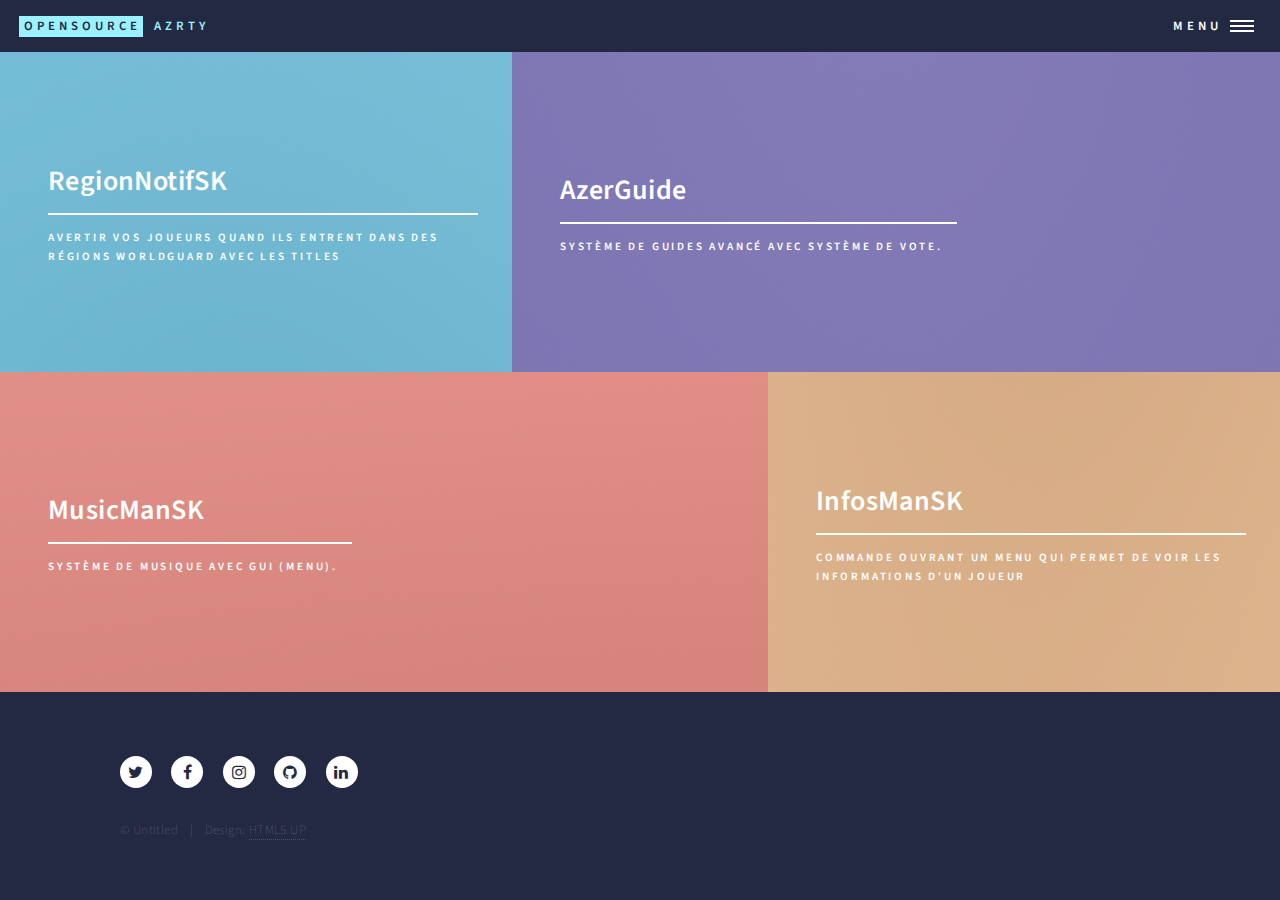
<file: index.html>
<!DOCTYPE HTML>
<!--
	Forty by HTML5 UP
	html5up.net | @ajlkn
	Free for personal and commercial use under the CCA 3.0 license (html5up.net/license)
-->
<html>
	<head>
		<title>Azrty - OpenSource</title>
		<meta charset="utf-8" />
		<meta name="viewport" content="width=device-width, initial-scale=1, user-scalable=no" />
		<!--[if lte IE 8]><script src="assets/js/ie/html5shiv.js"></script><![endif]-->
		<link rel="stylesheet" href="assets/css/main.css" />
		<script src="/assets/js/jquery.1.11.0.min.js"></script>
		<!--[if lte IE 9]><link rel="stylesheet" href="assets/css/ie9.css" /><![endif]-->
		<!--[if lte IE 8]><link rel="stylesheet" href="assets/css/ie8.css" /><![endif]-->
		<script src="../dist/jquery.typist.js"></script>
		<script>
		jQuery(function($) {
			$('.typist')
				.typist({
					speed: 12,
					text: 'Ici, c\'est'
				})
			        .typistAdd(' gratuit !')
			        .typistPause(3000) // 3 sec
			        .typistRemove(9)
			        .typistAdd('simple !')
		            .typistPause(3000) // 3 sec
			        .typistRemove(8)
			        .typistAdd('complet !')
			        .typistPause(3000) // 3 sec
			        .typistRemove(9)
			        .typistAdd('pensé pour vous !')
					.typistPause(3000) // 3 sec
			        .typistRemove(17)
					.typistAdd('fait avec ❤ !')
					.typistPause(3000) // 3 sec
					.typistRemove(13)
			        .typistAdd('OpenSource, et ce le sera toujours !')
			});
	hljs.initHighlightingOnLoad();
	</script>
	</head>
	<body>

		<!-- Wrapper -->
			<div id="wrapper">

				<!-- Header -->
					<header id="header" class="alt">
						<a href="index.html" class="logo"><strong>Opensource</strong> <span>Azrty</span></a>
						<nav>
							<a href="#menu">Menu</a>
						</nav>
					</header>

				<!-- Menu -->
					<nav id="menu">
						<ul class="links">
							<li><a href="index.html">Home</a></li>
							<!--<li><a href="landing.html">Landing</a></li>
							<li><a href="generic.html">Generic</a></li>
							<li><a href="elements.html">Elements</a></li>-->
						</ul>
						<ul class="actions vertical">
							<li><a href="#" class="button special fit">S'inscrire</a></li>
							<li><a href="#" class="button fit">Se connecter</a></li>
						</ul>
					</nav>

				<!-- Banner -->
					<!--<section id="banner" class="major">
						<div class="inner">
							<header class="major">
								<h1 class="typist"></h1>
							</header>
							<div class="content">
								<p>A responsive site template designed by HTML5 UP<br />
								and released under the Creative Commons.</p>
								<ul class="actions">
									<li><a href="#one" class="button next scrolly">Get Started</a></li>
								</ul>
							</div>
						</div>
					</section>
-->
				<!-- Main -->
					<div id="main">

						<!-- One -->
							<section id="one" class="tiles">
								<article>
									<span class="image">
										<img src="images/pic01.jpg" alt="" />
									</span>
									<header class="major">
										<h3><a href="landing.html" class="link">RegionNotifSK</a></h3>
										<p>Avertir vos joueurs quand ils entrent dans des régions worldguard avec les titles</p>
									</header>
								</article>
								<article>
									<span class="image">
										<img src="images/pic02.jpg" alt="" />
									</span>
									<header class="major">
										<h3><a href="landing.html" class="link">AzerGuide</a></h3>
										<p>Système de guides avancé avec système de vote.</p>
									</header>
								</article>
								<article>
									<span class="image">
										<img src="images/pic03.jpg" alt="" />
									</span>
									<header class="major">
										<h3><a href="landing.html" class="link">MusicManSK</a></h3>
										<p>Système de musique avec gui (menu).</p>
									</header>
								</article>
								<article>
									<span class="image">
										<img src="images/pic04.jpg" alt="" />
									</span>
									<header class="major">
										<h3><a href="landing.html" class="link">InfosManSK</a></h3>
										<p>Commande ouvrant un menu qui permet de voir les informations d'un joueur</p>
									</header>
								</article><!--
								<article>
									<span class="image">
										<img src="images/pic05.jpg" alt="" />
									</span>
									<header class="major">
										<h3><a href="landing.html" class="link">Consequat</a></h3>
										<p>Ipsum dolor sit amet</p>
									</header>
								</article>
								<article>
									<span class="image">
										<img src="images/pic06.jpg" alt="" />
									</span>
									<header class="major">
										<h3><a href="landing.html" class="link">Etiam</a></h3>
										<p>Feugiat amet tempus</p>
									</header>
								</article>
							--></section>

							<!--<section id="two">
								<div class="inner">
									<header class="major">
										<h2>Massa libero</h2>
									</header>
									<p>Nullam et orci eu lorem consequat tincidunt vivamus et sagittis libero. Mauris aliquet magna magna sed nunc rhoncus pharetra. Pellentesque condimentum sem. In efficitur ligula tate urna. Maecenas laoreet massa vel lacinia pellentesque lorem ipsum dolor. Nullam et orci eu lorem consequat tincidunt. Vivamus et sagittis libero. Mauris aliquet magna magna sed nunc rhoncus amet pharetra et feugiat tempus.</p>
									<ul class="actions">
										<li><a href="landing.html" class="button next">Get Started</a></li>
									</ul>
								</div>
							</section>

					--></div>

					<!--<section id="contact">
						<div class="inner">
							<section>
								<form method="post" action="#">
									<div class="field half first">
										<label for="name">Name</label>
										<input type="text" name="name" id="name" />
									</div>
									<div class="field half">
										<label for="email">Email</label>
										<input type="text" name="email" id="email" />
									</div>
									<div class="field">
										<label for="message">Message</label>
										<textarea name="message" id="message" rows="6"></textarea>
									</div>
									<ul class="actions">
										<li><input type="submit" value="Send Message" class="special" /></li>
										<li><input type="reset" value="Clear" /></li>
									</ul>
								</form>
							</section>
							<section class="split">
								<section>
									<div class="contact-method">
										<span class="icon alt fa-envelope"></span>
										<h3>Email</h3>
										<a href="#">information@untitled.tld</a>
									</div>
								</section>
								<section>
									<div class="contact-method">
										<span class="icon alt fa-phone"></span>
										<h3>Phone</h3>
										<span>(000) 000-0000 x12387</span>
									</div>
								</section>
								<section>
									<div class="contact-method">
										<span class="icon alt fa-home"></span>
										<h3>Address</h3>
										<span>1234 Somewhere Road #5432<br />
										Nashville, TN 00000<br />
										United States of America</span>
									</div>
								</section>
							</section>
						</div>
					</section>

					--><footer id="footer">
						<div class="inner">
							<ul class="icons">
								<li><a href="#" class="icon alt fa-twitter"><span class="label">Twitter</span></a></li>
								<li><a href="#" class="icon alt fa-facebook"><span class="label">Facebook</span></a></li>
								<li><a href="#" class="icon alt fa-instagram"><span class="label">Instagram</span></a></li>
								<li><a href="#" class="icon alt fa-github"><span class="label">GitHub</span></a></li>
								<li><a href="#" class="icon alt fa-linkedin"><span class="label">LinkedIn</span></a></li>
							</ul>
							<ul class="copyright">
								<li>&copy; Untitled</li><li>Design: <a href="https://html5up.net">HTML5 UP</a></li>
							</ul>
						</div>
					</footer>

			</div>

		<!-- Scripts -->
			<script src="assets/js/jquery.min.js"></script>
			<script src="assets/js/jquery.scrolly.min.js"></script>
			<script src="assets/js/jquery.scrollex.min.js"></script>
			<script src="assets/js/skel.min.js"></script>
			<script src="assets/js/util.js"></script>
			<!--[if lte IE 8]><script src="assets/js/ie/respond.min.js"></script><![endif]-->
			<script src="assets/js/main.js"></script>

	</body>
</html>
</file>
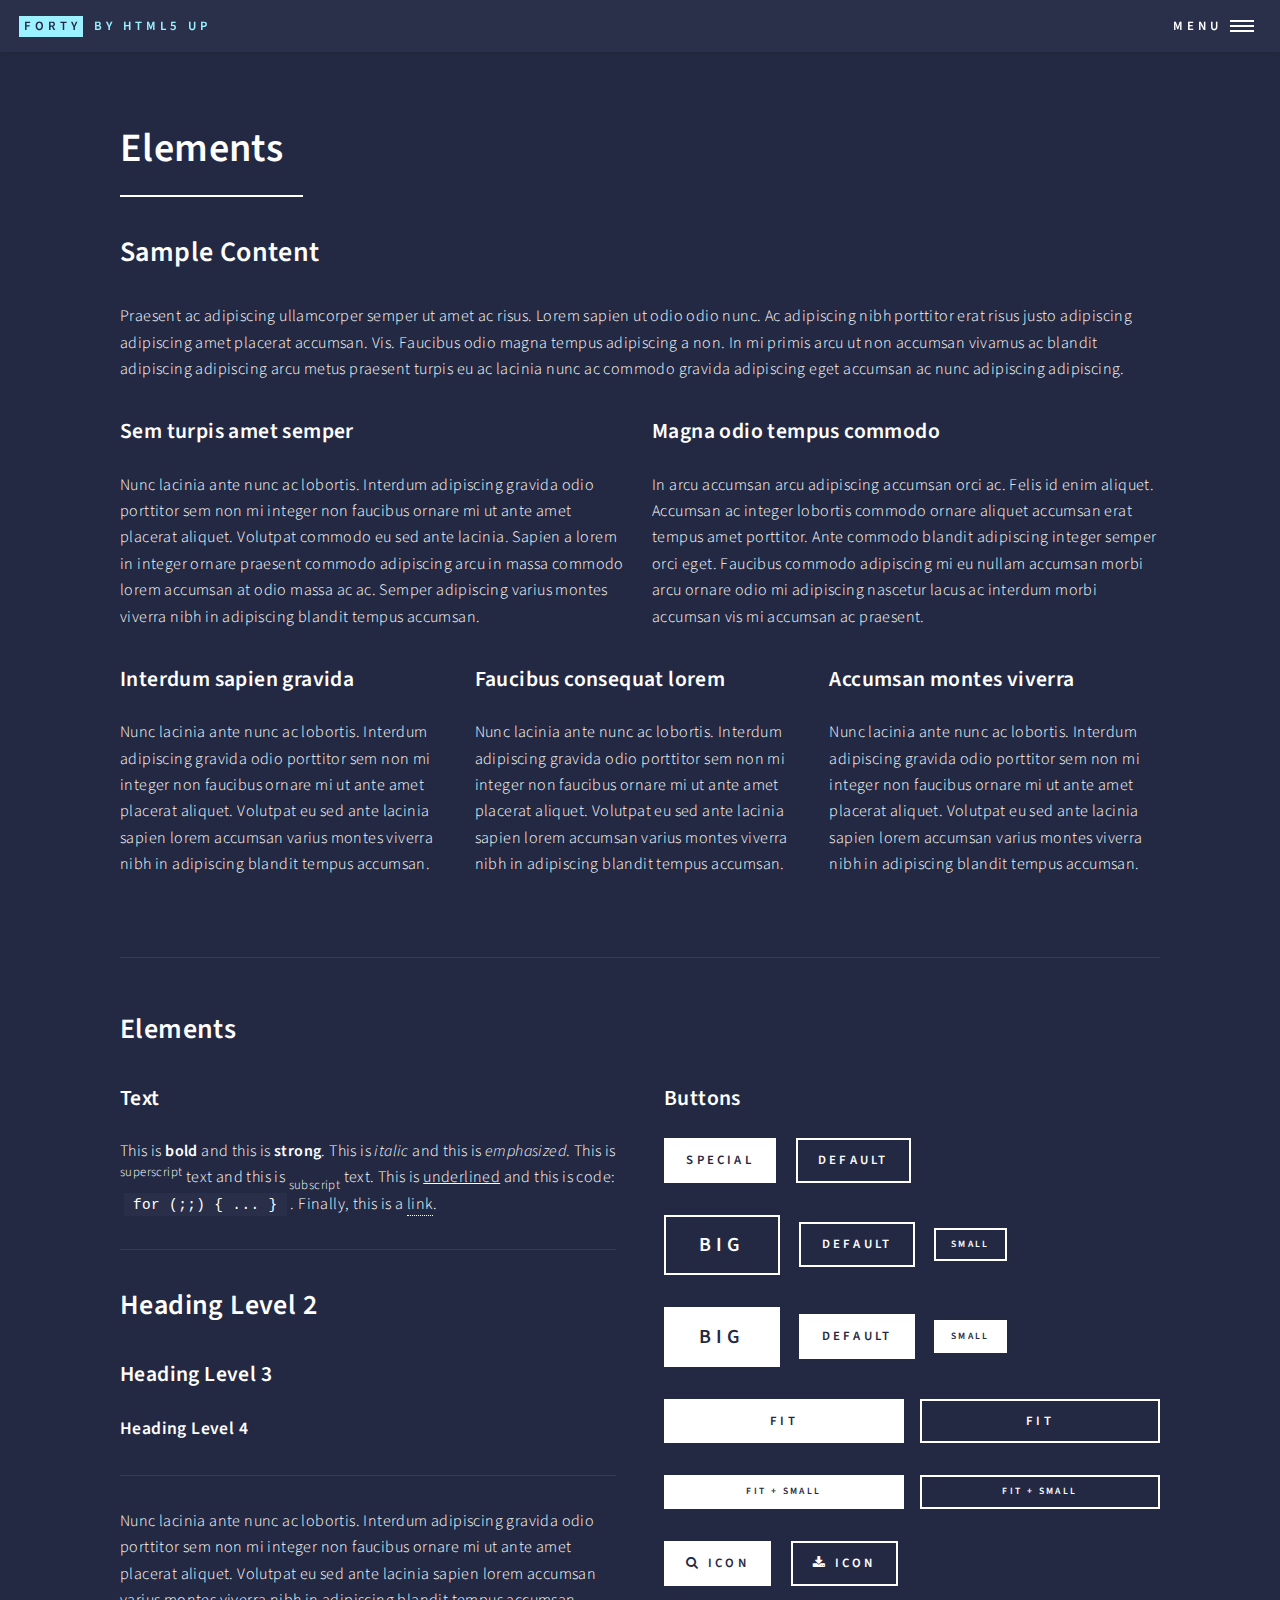
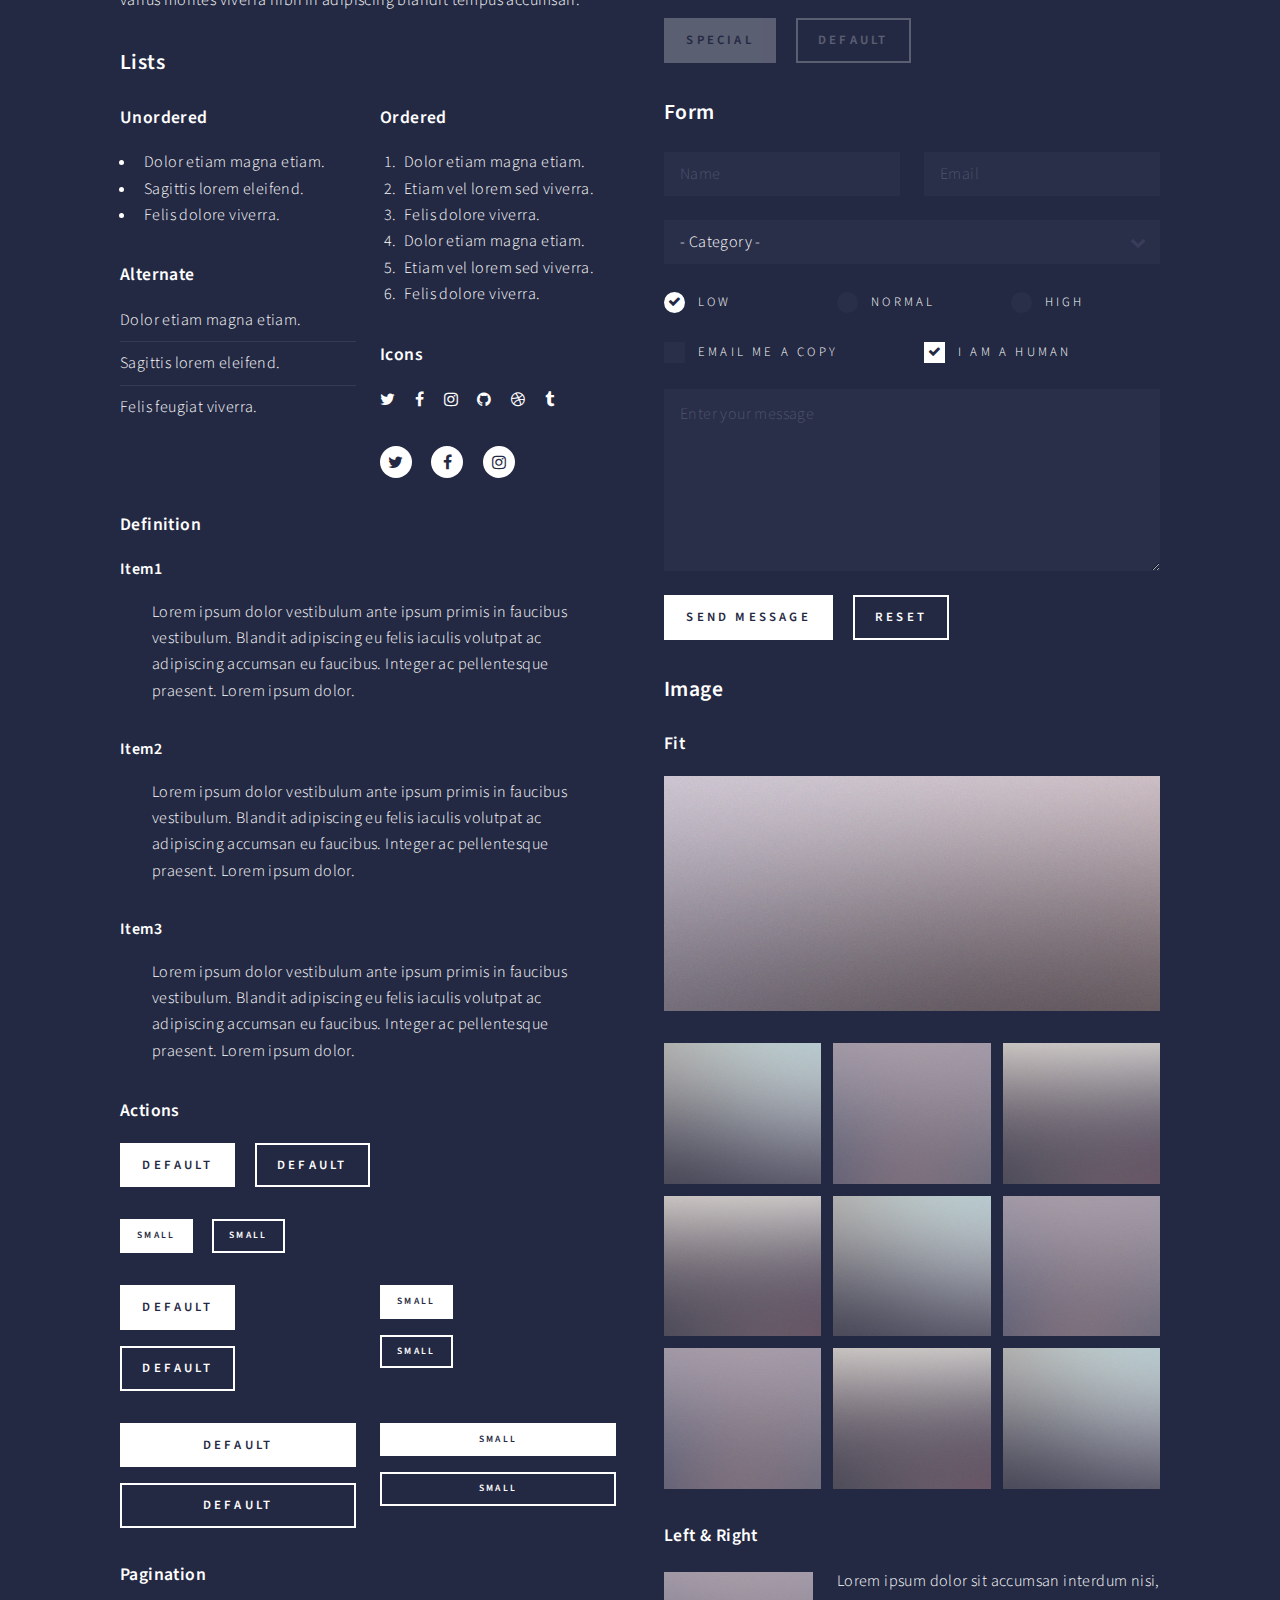
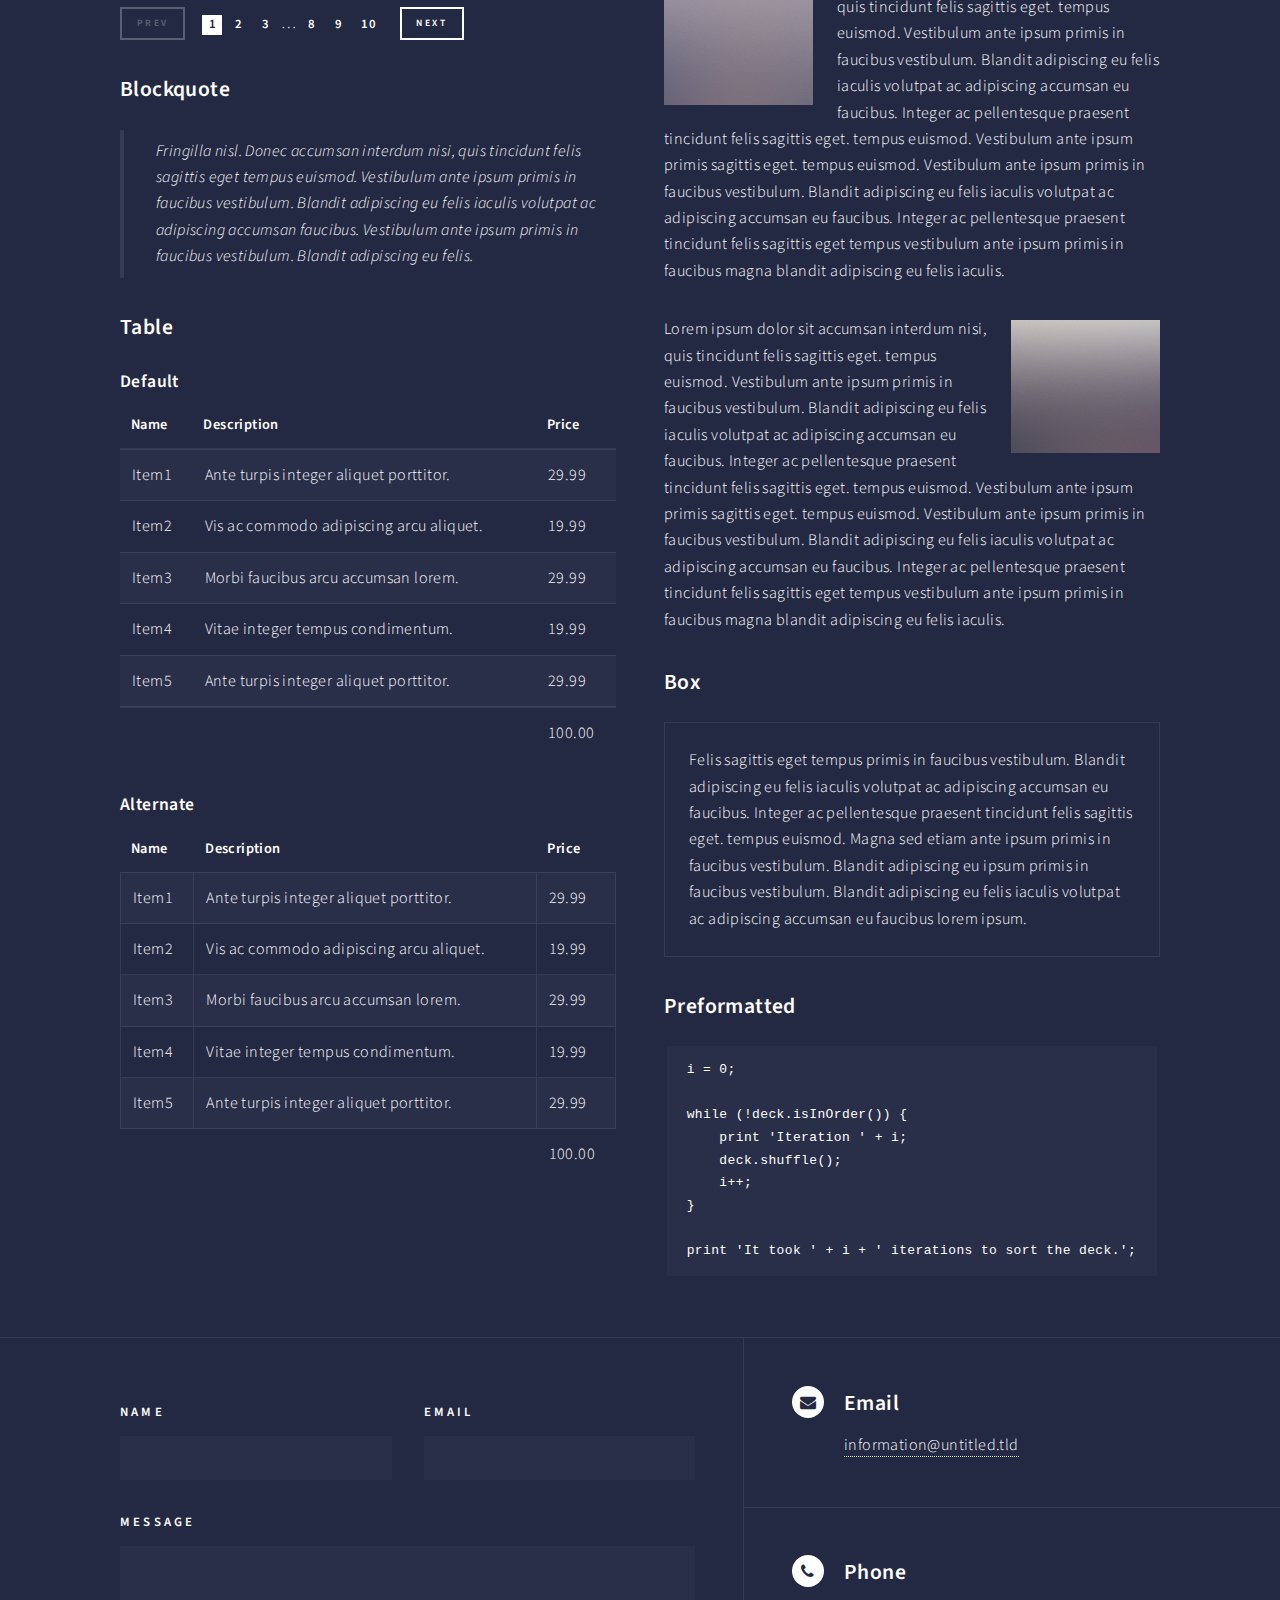
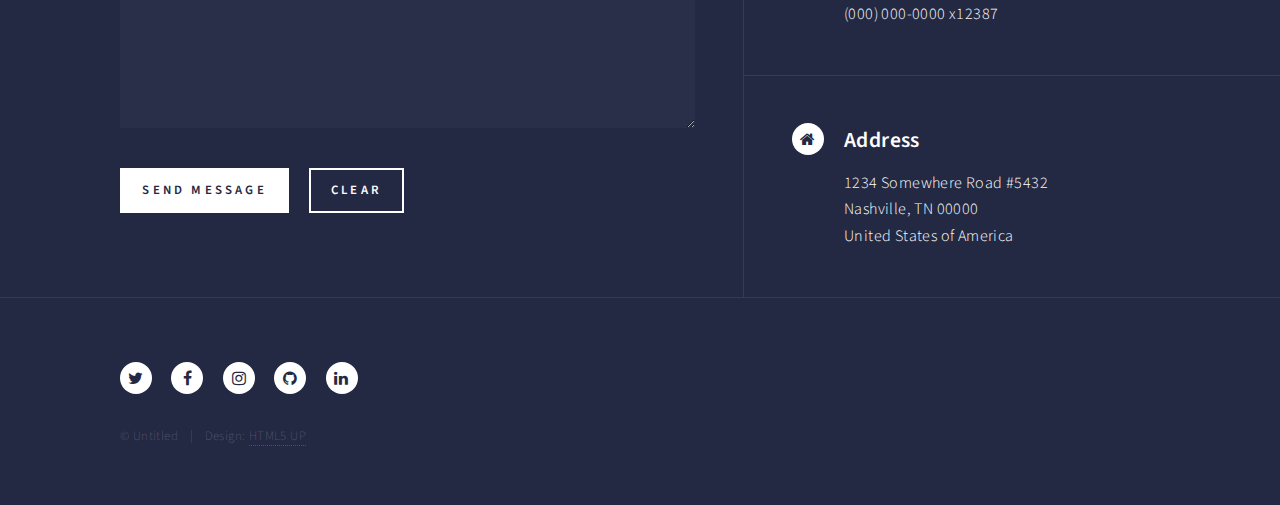
<file: elements.html>
<!DOCTYPE HTML>
<!--
	Forty by HTML5 UP
	html5up.net | @ajlkn
	Free for personal and commercial use under the CCA 3.0 license (html5up.net/license)
-->
<html>
	<head>
		<title>Elements - Forty by HTML5 UP</title>
		<meta charset="utf-8" />
		<meta name="viewport" content="width=device-width, initial-scale=1, user-scalable=no" />
		<!--[if lte IE 8]><script src="assets/js/ie/html5shiv.js"></script><![endif]-->
		<link rel="stylesheet" href="assets/css/main.css" />
		<!--[if lte IE 9]><link rel="stylesheet" href="assets/css/ie9.css" /><![endif]-->
		<!--[if lte IE 8]><link rel="stylesheet" href="assets/css/ie8.css" /><![endif]-->
	</head>
	<body>

		<!-- Wrapper -->
			<div id="wrapper">

				<!-- Header -->
					<header id="header">
						<a href="index.html" class="logo"><strong>Forty</strong> <span>by HTML5 UP</span></a>
						<nav>
							<a href="#menu">Menu</a>
						</nav>
					</header>

				<!-- Menu -->
					<nav id="menu">
						<ul class="links">
							<li><a href="index.html">Home</a></li>
							<li><a href="landing.html">Landing</a></li>
							<li><a href="generic.html">Generic</a></li>
							<li><a href="elements.html">Elements</a></li>
						</ul>
						<ul class="actions vertical">
							<li><a href="#" class="button special fit">Get Started</a></li>
							<li><a href="#" class="button fit">Log In</a></li>
						</ul>
					</nav>

				<!-- Main -->
					<div id="main" class="alt">

						<!-- One -->
							<section id="one">
								<div class="inner">
									<header class="major">
										<h1>Elements</h1>
									</header>

									<!-- Content -->
										<h2 id="content">Sample Content</h2>
										<p>Praesent ac adipiscing ullamcorper semper ut amet ac risus. Lorem sapien ut odio odio nunc. Ac adipiscing nibh porttitor erat risus justo adipiscing adipiscing amet placerat accumsan. Vis. Faucibus odio magna tempus adipiscing a non. In mi primis arcu ut non accumsan vivamus ac blandit adipiscing adipiscing arcu metus praesent turpis eu ac lacinia nunc ac commodo gravida adipiscing eget accumsan ac nunc adipiscing adipiscing.</p>
										<div class="row">
											<div class="6u 12u$(small)">
												<h3>Sem turpis amet semper</h3>
												<p>Nunc lacinia ante nunc ac lobortis. Interdum adipiscing gravida odio porttitor sem non mi integer non faucibus ornare mi ut ante amet placerat aliquet. Volutpat commodo eu sed ante lacinia. Sapien a lorem in integer ornare praesent commodo adipiscing arcu in massa commodo lorem accumsan at odio massa ac ac. Semper adipiscing varius montes viverra nibh in adipiscing blandit tempus accumsan.</p>
											</div>
											<div class="6u$ 12u$(small)">
												<h3>Magna odio tempus commodo</h3>
												<p>In arcu accumsan arcu adipiscing accumsan orci ac. Felis id enim aliquet. Accumsan ac integer lobortis commodo ornare aliquet accumsan erat tempus amet porttitor. Ante commodo blandit adipiscing integer semper orci eget. Faucibus commodo adipiscing mi eu nullam accumsan morbi arcu ornare odio mi adipiscing nascetur lacus ac interdum morbi accumsan vis mi accumsan ac praesent.</p>
											</div>
											<!-- Break -->
											<div class="4u 12u$(medium)">
												<h3>Interdum sapien gravida</h3>
												<p>Nunc lacinia ante nunc ac lobortis. Interdum adipiscing gravida odio porttitor sem non mi integer non faucibus ornare mi ut ante amet placerat aliquet. Volutpat eu sed ante lacinia sapien lorem accumsan varius montes viverra nibh in adipiscing blandit tempus accumsan.</p>
											</div>
											<div class="4u 12u$(medium)">
												<h3>Faucibus consequat lorem</h3>
												<p>Nunc lacinia ante nunc ac lobortis. Interdum adipiscing gravida odio porttitor sem non mi integer non faucibus ornare mi ut ante amet placerat aliquet. Volutpat eu sed ante lacinia sapien lorem accumsan varius montes viverra nibh in adipiscing blandit tempus accumsan.</p>
											</div>
											<div class="4u$ 12u$(medium)">
												<h3>Accumsan montes viverra</h3>
												<p>Nunc lacinia ante nunc ac lobortis. Interdum adipiscing gravida odio porttitor sem non mi integer non faucibus ornare mi ut ante amet placerat aliquet. Volutpat eu sed ante lacinia sapien lorem accumsan varius montes viverra nibh in adipiscing blandit tempus accumsan.</p>
											</div>
										</div>

									<hr class="major" />

									<!-- Elements -->
										<h2 id="elements">Elements</h2>
										<div class="row 200%">
											<div class="6u 12u$(medium)">

												<!-- Text stuff -->
													<h3>Text</h3>
													<p>This is <b>bold</b> and this is <strong>strong</strong>. This is <i>italic</i> and this is <em>emphasized</em>.
													This is <sup>superscript</sup> text and this is <sub>subscript</sub> text.
													This is <u>underlined</u> and this is code: <code>for (;;) { ... }</code>.
													Finally, this is a <a href="#">link</a>.</p>
													<hr />
													<h2>Heading Level 2</h2>
													<h3>Heading Level 3</h3>
													<h4>Heading Level 4</h4>
													<hr />
													<p>Nunc lacinia ante nunc ac lobortis. Interdum adipiscing gravida odio porttitor sem non mi integer non faucibus ornare mi ut ante amet placerat aliquet. Volutpat eu sed ante lacinia sapien lorem accumsan varius montes viverra nibh in adipiscing blandit tempus accumsan.</p>

												<!-- Lists -->
													<h3>Lists</h3>
													<div class="row">
														<div class="6u 12u$(small)">

															<h4>Unordered</h4>
															<ul>
																<li>Dolor etiam magna etiam.</li>
																<li>Sagittis lorem eleifend.</li>
																<li>Felis dolore viverra.</li>
															</ul>

															<h4>Alternate</h4>
															<ul class="alt">
																<li>Dolor etiam magna etiam.</li>
																<li>Sagittis lorem eleifend.</li>
																<li>Felis feugiat viverra.</li>
															</ul>

														</div>
														<div class="6u$ 12u$(small)">

															<h4>Ordered</h4>
															<ol>
																<li>Dolor etiam magna etiam.</li>
																<li>Etiam vel lorem sed viverra.</li>
																<li>Felis dolore viverra.</li>
																<li>Dolor etiam magna etiam.</li>
																<li>Etiam vel lorem sed viverra.</li>
																<li>Felis dolore viverra.</li>
															</ol>

															<h4>Icons</h4>
															<ul class="icons">
																<li><a href="#" class="icon fa-twitter"><span class="label">Twitter</span></a></li>
																<li><a href="#" class="icon fa-facebook"><span class="label">Facebook</span></a></li>
																<li><a href="#" class="icon fa-instagram"><span class="label">Instagram</span></a></li>
																<li><a href="#" class="icon fa-github"><span class="label">Github</span></a></li>
																<li><a href="#" class="icon fa-dribbble"><span class="label">Dribbble</span></a></li>
																<li><a href="#" class="icon fa-tumblr"><span class="label">Tumblr</span></a></li>
															</ul>
															<ul class="icons">
																<li><a href="#" class="icon alt fa-twitter"><span class="label">Twitter</span></a></li>
																<li><a href="#" class="icon alt fa-facebook"><span class="label">Facebook</span></a></li>
																<li><a href="#" class="icon alt fa-instagram"><span class="label">Instagram</span></a></li>
															</ul>

														</div>
													</div>
													<h4>Definition</h4>
													<dl>
														<dt>Item1</dt>
														<dd>
															<p>Lorem ipsum dolor vestibulum ante ipsum primis in faucibus vestibulum. Blandit adipiscing eu felis iaculis volutpat ac adipiscing accumsan eu faucibus. Integer ac pellentesque praesent. Lorem ipsum dolor.</p>
														</dd>
														<dt>Item2</dt>
														<dd>
															<p>Lorem ipsum dolor vestibulum ante ipsum primis in faucibus vestibulum. Blandit adipiscing eu felis iaculis volutpat ac adipiscing accumsan eu faucibus. Integer ac pellentesque praesent. Lorem ipsum dolor.</p>
														</dd>
														<dt>Item3</dt>
														<dd>
															<p>Lorem ipsum dolor vestibulum ante ipsum primis in faucibus vestibulum. Blandit adipiscing eu felis iaculis volutpat ac adipiscing accumsan eu faucibus. Integer ac pellentesque praesent. Lorem ipsum dolor.</p>
														</dd>
													</dl>

													<h4>Actions</h4>
													<ul class="actions">
														<li><a href="#" class="button special">Default</a></li>
														<li><a href="#" class="button">Default</a></li>
													</ul>
													<ul class="actions small">
														<li><a href="#" class="button special small">Small</a></li>
														<li><a href="#" class="button small">Small</a></li>
													</ul>
													<div class="row">
														<div class="6u 12u$(small)">
															<ul class="actions vertical">
																<li><a href="#" class="button special">Default</a></li>
																<li><a href="#" class="button">Default</a></li>
															</ul>
														</div>
														<div class="6u$ 12u$(small)">
															<ul class="actions vertical small">
																<li><a href="#" class="button special small">Small</a></li>
																<li><a href="#" class="button small">Small</a></li>
															</ul>
														</div>
														<div class="6u 12u$(small)">
															<ul class="actions vertical">
																<li><a href="#" class="button special fit">Default</a></li>
																<li><a href="#" class="button fit">Default</a></li>
															</ul>
														</div>
														<div class="6u$ 12u$(small)">
															<ul class="actions vertical small">
																<li><a href="#" class="button special small fit">Small</a></li>
																<li><a href="#" class="button small fit">Small</a></li>
															</ul>
														</div>
													</div>

													<h4>Pagination</h4>
													<ul class="pagination">
														<li><span class="button small disabled">Prev</span></li>
														<li><a href="#" class="page active">1</a></li>
														<li><a href="#" class="page">2</a></li>
														<li><a href="#" class="page">3</a></li>
														<li><span>&hellip;</span></li>
														<li><a href="#" class="page">8</a></li>
														<li><a href="#" class="page">9</a></li>
														<li><a href="#" class="page">10</a></li>
														<li><a href="#" class="button small">Next</a></li>
													</ul>

												<!-- Blockquote -->
													<h3>Blockquote</h3>
													<blockquote>Fringilla nisl. Donec accumsan interdum nisi, quis tincidunt felis sagittis eget tempus euismod. Vestibulum ante ipsum primis in faucibus vestibulum. Blandit adipiscing eu felis iaculis volutpat ac adipiscing accumsan faucibus. Vestibulum ante ipsum primis in faucibus vestibulum. Blandit adipiscing eu felis.</blockquote>

												<!-- Table -->
													<h3>Table</h3>

													<h4>Default</h4>
													<div class="table-wrapper">
														<table>
															<thead>
																<tr>
																	<th>Name</th>
																	<th>Description</th>
																	<th>Price</th>
																</tr>
															</thead>
															<tbody>
																<tr>
																	<td>Item1</td>
																	<td>Ante turpis integer aliquet porttitor.</td>
																	<td>29.99</td>
																</tr>
																<tr>
																	<td>Item2</td>
																	<td>Vis ac commodo adipiscing arcu aliquet.</td>
																	<td>19.99</td>
																</tr>
																<tr>
																	<td>Item3</td>
																	<td> Morbi faucibus arcu accumsan lorem.</td>
																	<td>29.99</td>
																</tr>
																<tr>
																	<td>Item4</td>
																	<td>Vitae integer tempus condimentum.</td>
																	<td>19.99</td>
																</tr>
																<tr>
																	<td>Item5</td>
																	<td>Ante turpis integer aliquet porttitor.</td>
																	<td>29.99</td>
																</tr>
															</tbody>
															<tfoot>
																<tr>
																	<td colspan="2"></td>
																	<td>100.00</td>
																</tr>
															</tfoot>
														</table>
													</div>

													<h4>Alternate</h4>
													<div class="table-wrapper">
														<table class="alt">
															<thead>
																<tr>
																	<th>Name</th>
																	<th>Description</th>
																	<th>Price</th>
																</tr>
															</thead>
															<tbody>
																<tr>
																	<td>Item1</td>
																	<td>Ante turpis integer aliquet porttitor.</td>
																	<td>29.99</td>
																</tr>
																<tr>
																	<td>Item2</td>
																	<td>Vis ac commodo adipiscing arcu aliquet.</td>
																	<td>19.99</td>
																</tr>
																<tr>
																	<td>Item3</td>
																	<td> Morbi faucibus arcu accumsan lorem.</td>
																	<td>29.99</td>
																</tr>
																<tr>
																	<td>Item4</td>
																	<td>Vitae integer tempus condimentum.</td>
																	<td>19.99</td>
																</tr>
																<tr>
																	<td>Item5</td>
																	<td>Ante turpis integer aliquet porttitor.</td>
																	<td>29.99</td>
																</tr>
															</tbody>
															<tfoot>
																<tr>
																	<td colspan="2"></td>
																	<td>100.00</td>
																</tr>
															</tfoot>
														</table>
													</div>

											</div>
											<div class="6u$ 12u$(medium)">

												<!-- Buttons -->
													<h3>Buttons</h3>
													<ul class="actions">
														<li><a href="#" class="button special">Special</a></li>
														<li><a href="#" class="button">Default</a></li>
													</ul>
													<ul class="actions">
														<li><a href="#" class="button big">Big</a></li>
														<li><a href="#" class="button">Default</a></li>
														<li><a href="#" class="button small">Small</a></li>
													</ul>
													<ul class="actions">
														<li><a href="#" class="button special big">Big</a></li>
														<li><a href="#" class="button special">Default</a></li>
														<li><a href="#" class="button special small">Small</a></li>
													</ul>
													<ul class="actions fit">
														<li><a href="#" class="button special fit">Fit</a></li>
														<li><a href="#" class="button fit">Fit</a></li>
													</ul>
													<ul class="actions fit small">
														<li><a href="#" class="button special fit small">Fit + Small</a></li>
														<li><a href="#" class="button fit small">Fit + Small</a></li>
													</ul>
													<ul class="actions">
														<li><a href="#" class="button special icon fa-search">Icon</a></li>
														<li><a href="#" class="button icon fa-download">Icon</a></li>
													</ul>
													<ul class="actions">
														<li><span class="button special disabled">Special</span></li>
														<li><span class="button disabled">Default</span></li>
													</ul>

												<!-- Form -->
													<h3>Form</h3>

													<form method="post" action="#">
														<div class="row uniform">
															<div class="6u 12u$(xsmall)">
																<input type="text" name="demo-name" id="demo-name" value="" placeholder="Name" />
															</div>
															<div class="6u$ 12u$(xsmall)">
																<input type="email" name="demo-email" id="demo-email" value="" placeholder="Email" />
															</div>
															<!-- Break -->
															<div class="12u$">
																<div class="select-wrapper">
																	<select name="demo-category" id="demo-category">
																		<option value="">- Category -</option>
																		<option value="1">Manufacturing</option>
																		<option value="1">Shipping</option>
																		<option value="1">Administration</option>
																		<option value="1">Human Resources</option>
																	</select>
																</div>
															</div>
															<!-- Break -->
															<div class="4u 12u$(small)">
																<input type="radio" id="demo-priority-low" name="demo-priority" checked>
																<label for="demo-priority-low">Low</label>
															</div>
															<div class="4u 12u$(small)">
																<input type="radio" id="demo-priority-normal" name="demo-priority">
																<label for="demo-priority-normal">Normal</label>
															</div>
															<div class="4u$ 12u$(small)">
																<input type="radio" id="demo-priority-high" name="demo-priority">
																<label for="demo-priority-high">High</label>
															</div>
															<!-- Break -->
															<div class="6u 12u$(small)">
																<input type="checkbox" id="demo-copy" name="demo-copy">
																<label for="demo-copy">Email me a copy</label>
															</div>
															<div class="6u$ 12u$(small)">
																<input type="checkbox" id="demo-human" name="demo-human" checked>
																<label for="demo-human">I am a human</label>
															</div>
															<!-- Break -->
															<div class="12u$">
																<textarea name="demo-message" id="demo-message" placeholder="Enter your message" rows="6"></textarea>
															</div>
															<!-- Break -->
															<div class="12u$">
																<ul class="actions">
																	<li><input type="submit" value="Send Message" class="special" /></li>
																	<li><input type="reset" value="Reset" /></li>
																</ul>
															</div>
														</div>
													</form>

												<!-- Image -->
													<h3>Image</h3>

													<h4>Fit</h4>
													<span class="image fit"><img src="images/pic03.jpg" alt="" /></span>
													<div class="box alt">
														<div class="row 50% uniform">
															<div class="4u"><span class="image fit"><img src="images/pic08.jpg" alt="" /></span></div>
															<div class="4u"><span class="image fit"><img src="images/pic09.jpg" alt="" /></span></div>
															<div class="4u$"><span class="image fit"><img src="images/pic10.jpg" alt="" /></span></div>
															<!-- Break -->
															<div class="4u"><span class="image fit"><img src="images/pic10.jpg" alt="" /></span></div>
															<div class="4u"><span class="image fit"><img src="images/pic08.jpg" alt="" /></span></div>
															<div class="4u$"><span class="image fit"><img src="images/pic09.jpg" alt="" /></span></div>
															<!-- Break -->
															<div class="4u"><span class="image fit"><img src="images/pic09.jpg" alt="" /></span></div>
															<div class="4u"><span class="image fit"><img src="images/pic10.jpg" alt="" /></span></div>
															<div class="4u$"><span class="image fit"><img src="images/pic08.jpg" alt="" /></span></div>
														</div>
													</div>

													<h4>Left &amp; Right</h4>
													<p><span class="image left"><img src="images/pic09.jpg" alt="" /></span>Lorem ipsum dolor sit accumsan interdum nisi, quis tincidunt felis sagittis eget. tempus euismod. Vestibulum ante ipsum primis in faucibus vestibulum. Blandit adipiscing eu felis iaculis volutpat ac adipiscing accumsan eu faucibus. Integer ac pellentesque praesent tincidunt felis sagittis eget. tempus euismod. Vestibulum ante ipsum primis sagittis eget. tempus euismod. Vestibulum ante ipsum primis in faucibus vestibulum. Blandit adipiscing eu felis iaculis volutpat ac adipiscing accumsan eu faucibus. Integer ac pellentesque praesent tincidunt felis sagittis eget tempus vestibulum ante ipsum primis in faucibus magna blandit adipiscing eu felis iaculis.</p>
													<p><span class="image right"><img src="images/pic10.jpg" alt="" /></span>Lorem ipsum dolor sit accumsan interdum nisi, quis tincidunt felis sagittis eget. tempus euismod. Vestibulum ante ipsum primis in faucibus vestibulum. Blandit adipiscing eu felis iaculis volutpat ac adipiscing accumsan eu faucibus. Integer ac pellentesque praesent tincidunt felis sagittis eget. tempus euismod. Vestibulum ante ipsum primis sagittis eget. tempus euismod. Vestibulum ante ipsum primis in faucibus vestibulum. Blandit adipiscing eu felis iaculis volutpat ac adipiscing accumsan eu faucibus. Integer ac pellentesque praesent tincidunt felis sagittis eget tempus vestibulum ante ipsum primis in faucibus magna blandit adipiscing eu felis iaculis.</p>

												<!-- Box -->
													<h3>Box</h3>
													<div class="box">
														<p>Felis sagittis eget tempus primis in faucibus vestibulum. Blandit adipiscing eu felis iaculis volutpat ac adipiscing accumsan eu faucibus. Integer ac pellentesque praesent tincidunt felis sagittis eget. tempus euismod. Magna sed etiam ante ipsum primis in faucibus vestibulum. Blandit adipiscing eu ipsum primis in faucibus vestibulum. Blandit adipiscing eu felis iaculis volutpat ac adipiscing accumsan eu faucibus lorem ipsum.</p>
													</div>

												<!-- Preformatted Code -->
													<h3>Preformatted</h3>
													<pre><code>i = 0;

while (!deck.isInOrder()) {
    print 'Iteration ' + i;
    deck.shuffle();
    i++;
}

print 'It took ' + i + ' iterations to sort the deck.';
</code></pre>

											</div>
										</div>

								</div>
							</section>

					</div>

				<!-- Contact -->
					<section id="contact">
						<div class="inner">
							<section>
								<form method="post" action="#">
									<div class="field half first">
										<label for="name">Name</label>
										<input type="text" name="name" id="name" />
									</div>
									<div class="field half">
										<label for="email">Email</label>
										<input type="text" name="email" id="email" />
									</div>
									<div class="field">
										<label for="message">Message</label>
										<textarea name="message" id="message" rows="6"></textarea>
									</div>
									<ul class="actions">
										<li><input type="submit" value="Send Message" class="special" /></li>
										<li><input type="reset" value="Clear" /></li>
									</ul>
								</form>
							</section>
							<section class="split">
								<section>
									<div class="contact-method">
										<span class="icon alt fa-envelope"></span>
										<h3>Email</h3>
										<a href="#">information@untitled.tld</a>
									</div>
								</section>
								<section>
									<div class="contact-method">
										<span class="icon alt fa-phone"></span>
										<h3>Phone</h3>
										<span>(000) 000-0000 x12387</span>
									</div>
								</section>
								<section>
									<div class="contact-method">
										<span class="icon alt fa-home"></span>
										<h3>Address</h3>
										<span>1234 Somewhere Road #5432<br />
										Nashville, TN 00000<br />
										United States of America</span>
									</div>
								</section>
							</section>
						</div>
					</section>

				<!-- Footer -->
					<footer id="footer">
						<div class="inner">
							<ul class="icons">
								<li><a href="#" class="icon alt fa-twitter"><span class="label">Twitter</span></a></li>
								<li><a href="#" class="icon alt fa-facebook"><span class="label">Facebook</span></a></li>
								<li><a href="#" class="icon alt fa-instagram"><span class="label">Instagram</span></a></li>
								<li><a href="#" class="icon alt fa-github"><span class="label">GitHub</span></a></li>
								<li><a href="#" class="icon alt fa-linkedin"><span class="label">LinkedIn</span></a></li>
							</ul>
							<ul class="copyright">
								<li>&copy; Untitled</li><li>Design: <a href="https://html5up.net">HTML5 UP</a></li>
							</ul>
						</div>
					</footer>

			</div>

		<!-- Scripts -->
			<script src="assets/js/jquery.min.js"></script>
			<script src="assets/js/jquery.scrolly.min.js"></script>
			<script src="assets/js/jquery.scrollex.min.js"></script>
			<script src="assets/js/skel.min.js"></script>
			<script src="assets/js/util.js"></script>
			<!--[if lte IE 8]><script src="assets/js/ie/respond.min.js"></script><![endif]-->
			<script src="assets/js/main.js"></script>

	</body>
</html>
</file>
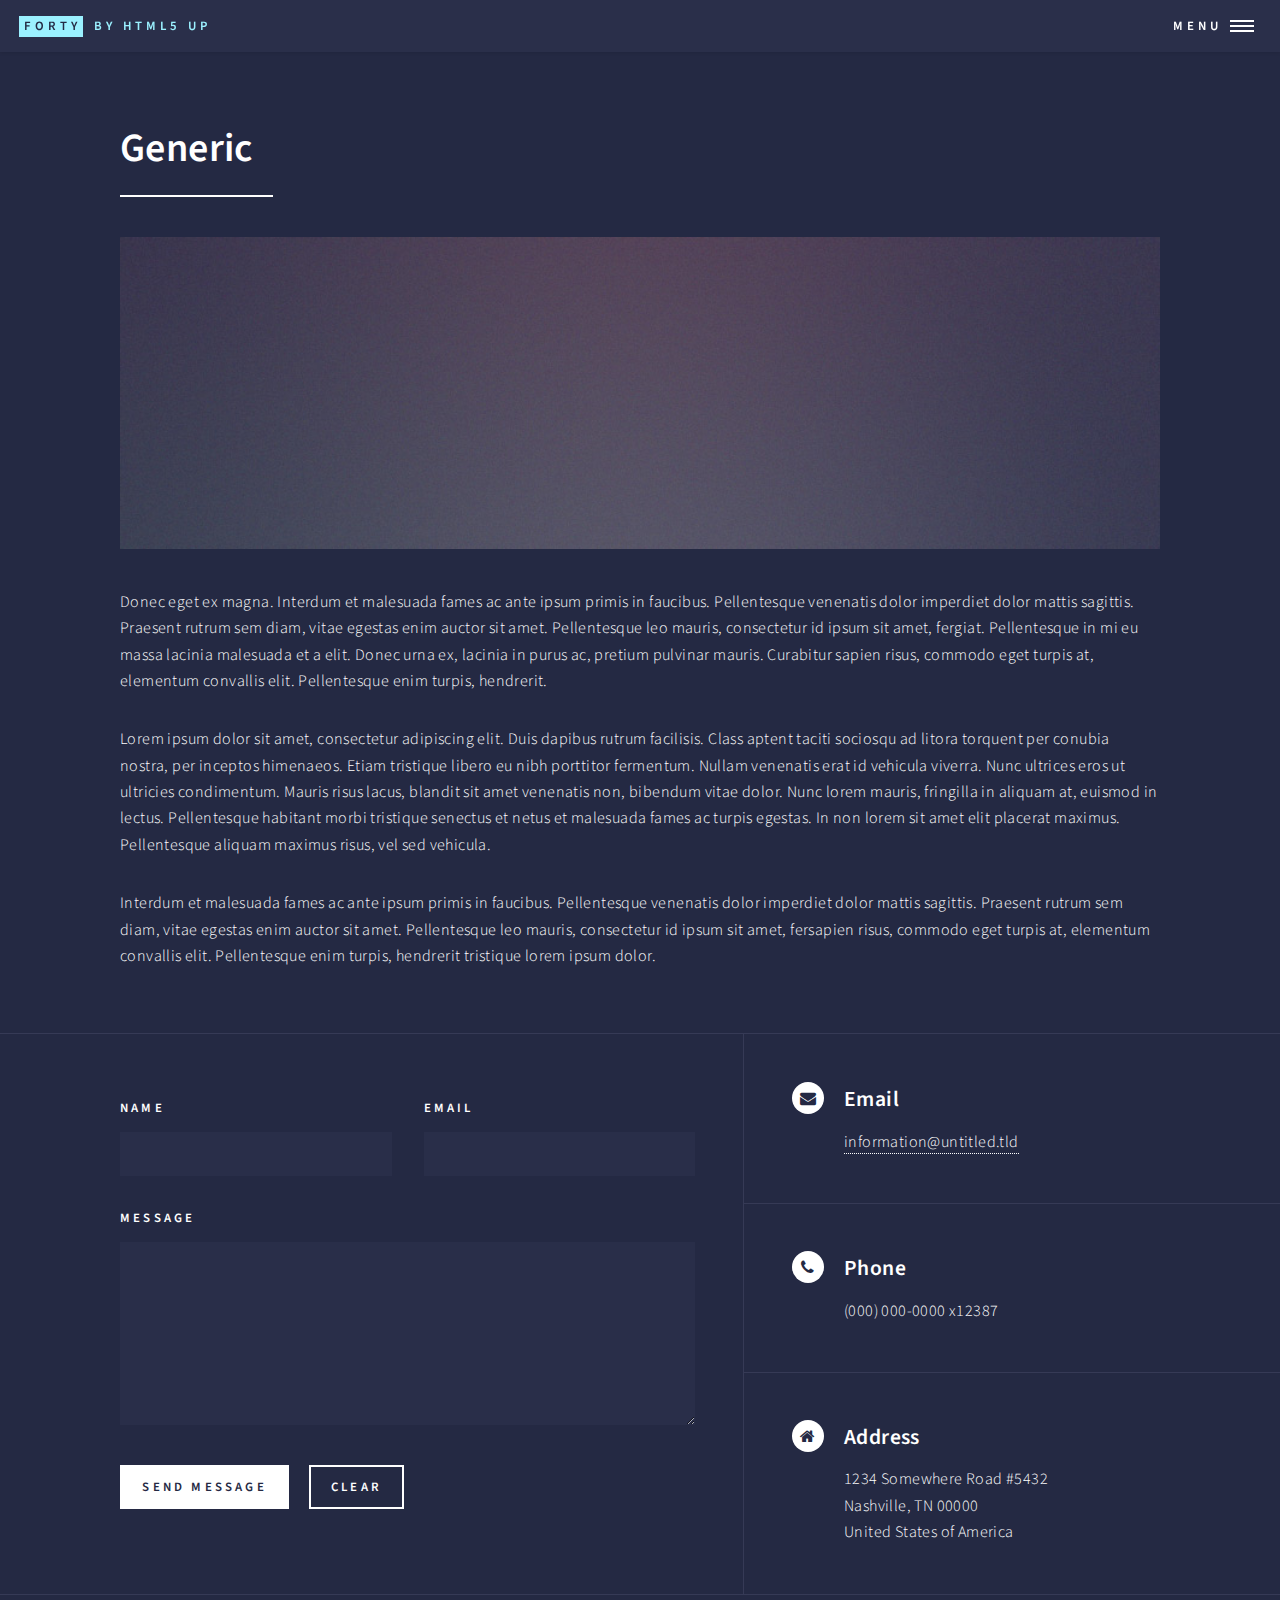
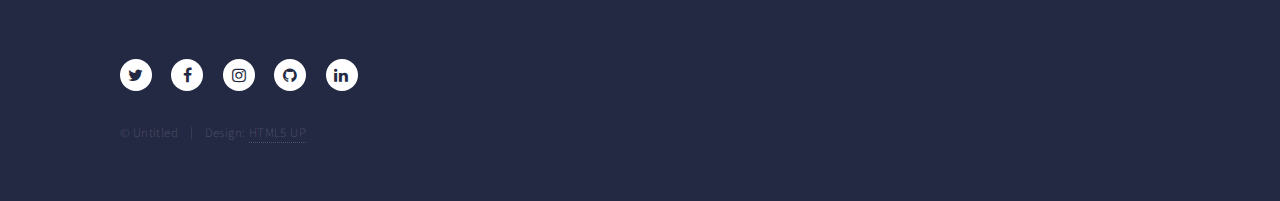
<file: generic.html>
<!DOCTYPE HTML>
<!--
	Forty by HTML5 UP
	html5up.net | @ajlkn
	Free for personal and commercial use under the CCA 3.0 license (html5up.net/license)
-->
<html>
	<head>
		<title>Generic - Forty by HTML5 UP</title>
		<meta charset="utf-8" />
		<meta name="viewport" content="width=device-width, initial-scale=1, user-scalable=no" />
		<!--[if lte IE 8]><script src="assets/js/ie/html5shiv.js"></script><![endif]-->
		<link rel="stylesheet" href="assets/css/main.css" />
		<!--[if lte IE 9]><link rel="stylesheet" href="assets/css/ie9.css" /><![endif]-->
		<!--[if lte IE 8]><link rel="stylesheet" href="assets/css/ie8.css" /><![endif]-->
	</head>
	<body>

		<!-- Wrapper -->
			<div id="wrapper">

				<!-- Header -->
					<header id="header">
						<a href="index.html" class="logo"><strong>Forty</strong> <span>by HTML5 UP</span></a>
						<nav>
							<a href="#menu">Menu</a>
						</nav>
					</header>

				<!-- Menu -->
					<nav id="menu">
						<ul class="links">
							<li><a href="index.html">Home</a></li>
							<li><a href="landing.html">Landing</a></li>
							<li><a href="generic.html">Generic</a></li>
							<li><a href="elements.html">Elements</a></li>
						</ul>
						<ul class="actions vertical">
							<li><a href="#" class="button special fit">Get Started</a></li>
							<li><a href="#" class="button fit">Log In</a></li>
						</ul>
					</nav>

				<!-- Main -->
					<div id="main" class="alt">

						<!-- One -->
							<section id="one">
								<div class="inner">
									<header class="major">
										<h1>Generic</h1>
									</header>
									<span class="image main"><img src="images/pic11.jpg" alt="" /></span>
									<p>Donec eget ex magna. Interdum et malesuada fames ac ante ipsum primis in faucibus. Pellentesque venenatis dolor imperdiet dolor mattis sagittis. Praesent rutrum sem diam, vitae egestas enim auctor sit amet. Pellentesque leo mauris, consectetur id ipsum sit amet, fergiat. Pellentesque in mi eu massa lacinia malesuada et a elit. Donec urna ex, lacinia in purus ac, pretium pulvinar mauris. Curabitur sapien risus, commodo eget turpis at, elementum convallis elit. Pellentesque enim turpis, hendrerit.</p>
									<p>Lorem ipsum dolor sit amet, consectetur adipiscing elit. Duis dapibus rutrum facilisis. Class aptent taciti sociosqu ad litora torquent per conubia nostra, per inceptos himenaeos. Etiam tristique libero eu nibh porttitor fermentum. Nullam venenatis erat id vehicula viverra. Nunc ultrices eros ut ultricies condimentum. Mauris risus lacus, blandit sit amet venenatis non, bibendum vitae dolor. Nunc lorem mauris, fringilla in aliquam at, euismod in lectus. Pellentesque habitant morbi tristique senectus et netus et malesuada fames ac turpis egestas. In non lorem sit amet elit placerat maximus. Pellentesque aliquam maximus risus, vel sed vehicula.</p>
									<p>Interdum et malesuada fames ac ante ipsum primis in faucibus. Pellentesque venenatis dolor imperdiet dolor mattis sagittis. Praesent rutrum sem diam, vitae egestas enim auctor sit amet. Pellentesque leo mauris, consectetur id ipsum sit amet, fersapien risus, commodo eget turpis at, elementum convallis elit. Pellentesque enim turpis, hendrerit tristique lorem ipsum dolor.</p>
								</div>
							</section>

					</div>

				<!-- Contact -->
					<section id="contact">
						<div class="inner">
							<section>
								<form method="post" action="#">
									<div class="field half first">
										<label for="name">Name</label>
										<input type="text" name="name" id="name" />
									</div>
									<div class="field half">
										<label for="email">Email</label>
										<input type="text" name="email" id="email" />
									</div>
									<div class="field">
										<label for="message">Message</label>
										<textarea name="message" id="message" rows="6"></textarea>
									</div>
									<ul class="actions">
										<li><input type="submit" value="Send Message" class="special" /></li>
										<li><input type="reset" value="Clear" /></li>
									</ul>
								</form>
							</section>
							<section class="split">
								<section>
									<div class="contact-method">
										<span class="icon alt fa-envelope"></span>
										<h3>Email</h3>
										<a href="#">information@untitled.tld</a>
									</div>
								</section>
								<section>
									<div class="contact-method">
										<span class="icon alt fa-phone"></span>
										<h3>Phone</h3>
										<span>(000) 000-0000 x12387</span>
									</div>
								</section>
								<section>
									<div class="contact-method">
										<span class="icon alt fa-home"></span>
										<h3>Address</h3>
										<span>1234 Somewhere Road #5432<br />
										Nashville, TN 00000<br />
										United States of America</span>
									</div>
								</section>
							</section>
						</div>
					</section>

				<!-- Footer -->
					<footer id="footer">
						<div class="inner">
							<ul class="icons">
								<li><a href="#" class="icon alt fa-twitter"><span class="label">Twitter</span></a></li>
								<li><a href="#" class="icon alt fa-facebook"><span class="label">Facebook</span></a></li>
								<li><a href="#" class="icon alt fa-instagram"><span class="label">Instagram</span></a></li>
								<li><a href="#" class="icon alt fa-github"><span class="label">GitHub</span></a></li>
								<li><a href="#" class="icon alt fa-linkedin"><span class="label">LinkedIn</span></a></li>
							</ul>
							<ul class="copyright">
								<li>&copy; Untitled</li><li>Design: <a href="https://html5up.net">HTML5 UP</a></li>
							</ul>
						</div>
					</footer>

			</div>

		<!-- Scripts -->
			<script src="assets/js/jquery.min.js"></script>
			<script src="assets/js/jquery.scrolly.min.js"></script>
			<script src="assets/js/jquery.scrollex.min.js"></script>
			<script src="assets/js/skel.min.js"></script>
			<script src="assets/js/util.js"></script>
			<!--[if lte IE 8]><script src="assets/js/ie/respond.min.js"></script><![endif]-->
			<script src="assets/js/main.js"></script>

	</body>
</html>
</file>
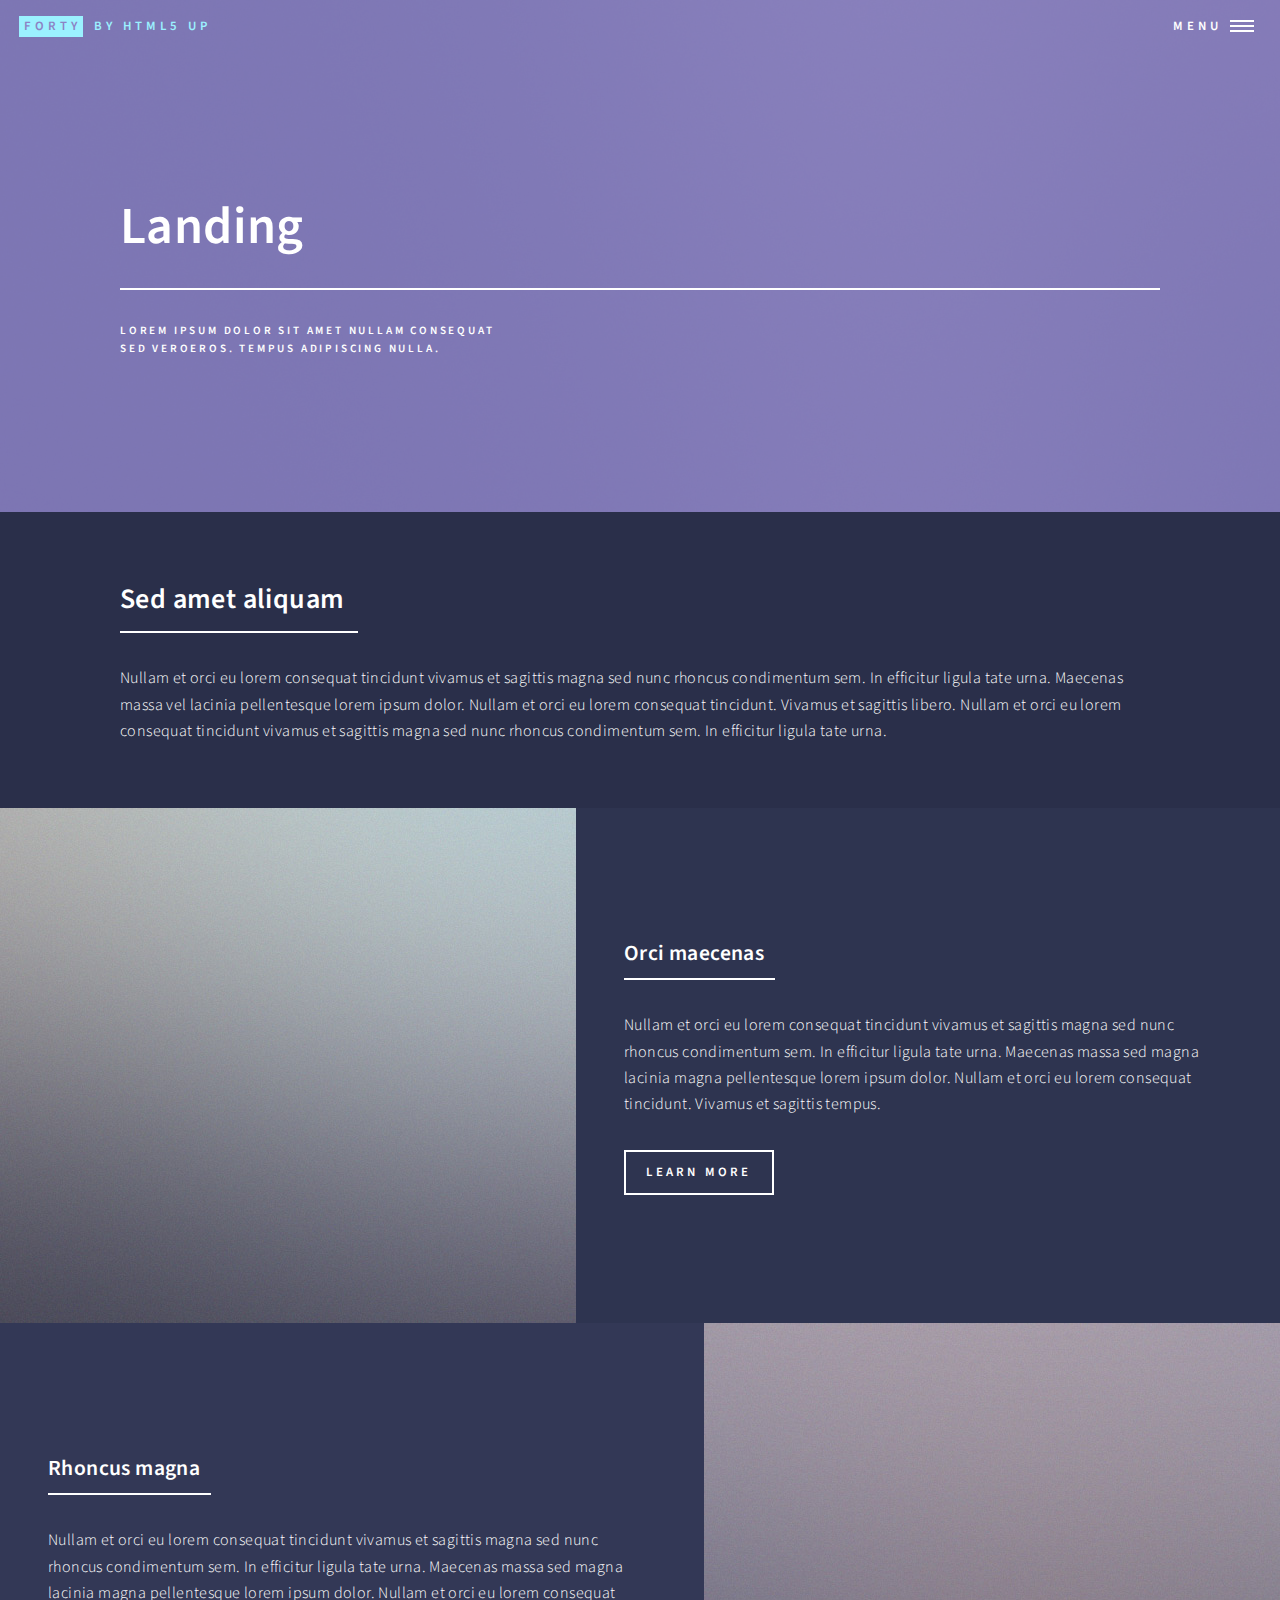
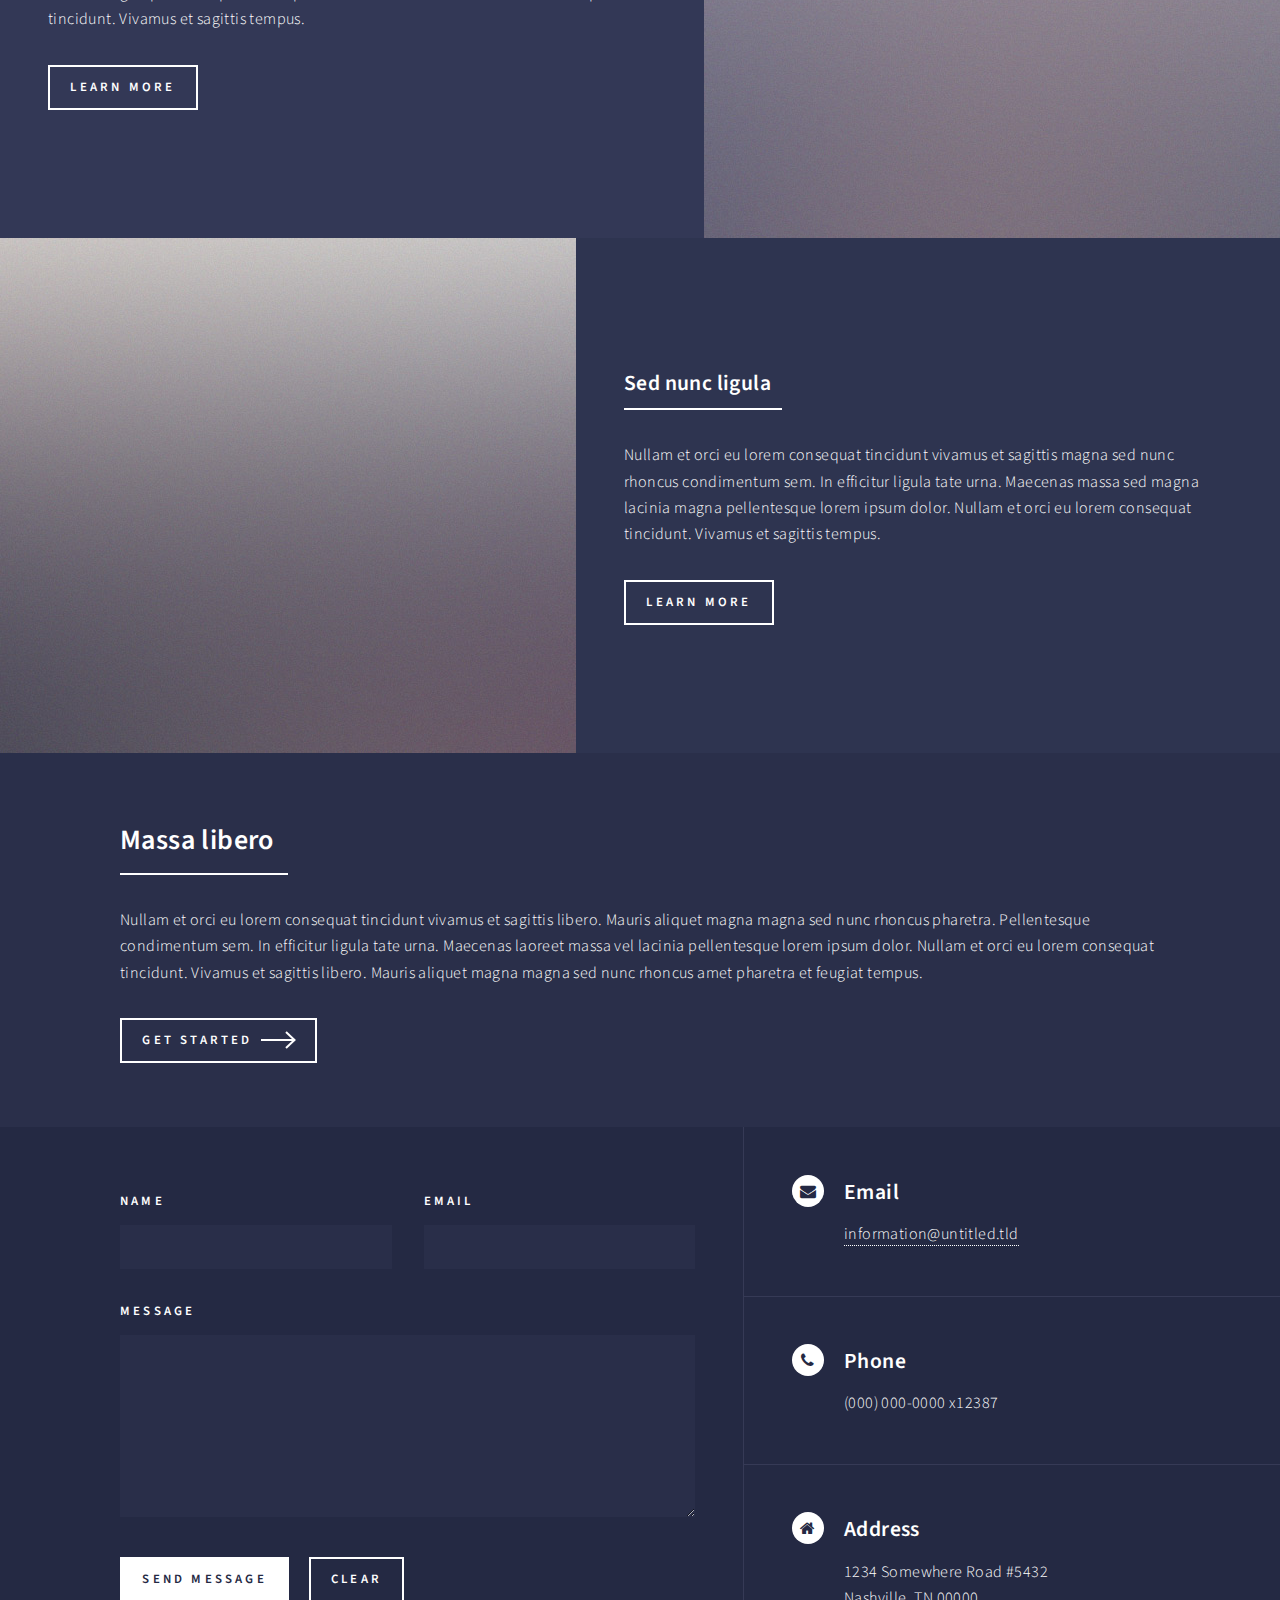
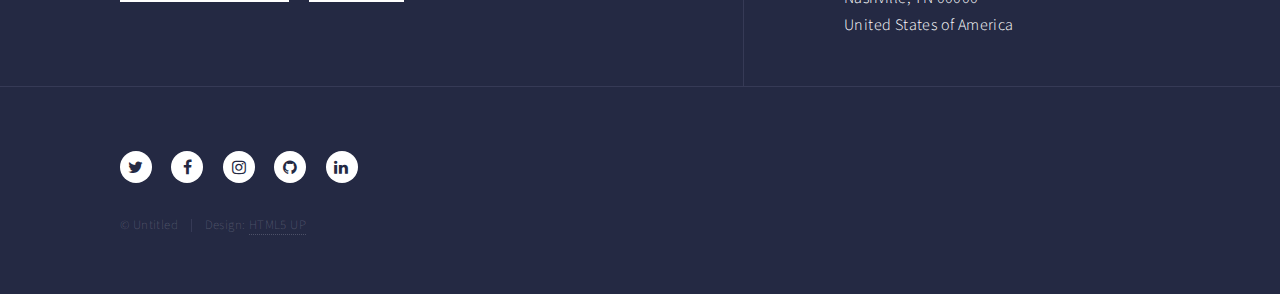
<file: landing.html>
<!DOCTYPE HTML>
<!--
	Forty by HTML5 UP
	html5up.net | @ajlkn
	Free for personal and commercial use under the CCA 3.0 license (html5up.net/license)
-->
<html>
	<head>
		<title>Landing - Forty by HTML5 UP</title>
		<meta charset="utf-8" />
		<meta name="viewport" content="width=device-width, initial-scale=1, user-scalable=no" />
		<!--[if lte IE 8]><script src="assets/js/ie/html5shiv.js"></script><![endif]-->
		<link rel="stylesheet" href="assets/css/main.css" />
		<!--[if lte IE 9]><link rel="stylesheet" href="assets/css/ie9.css" /><![endif]-->
		<!--[if lte IE 8]><link rel="stylesheet" href="assets/css/ie8.css" /><![endif]-->
	</head>
	<body>

		<!-- Wrapper -->
			<div id="wrapper">

				<!-- Header -->
				<!-- Note: The "styleN" class below should match that of the banner element. -->
					<header id="header" class="alt style2">
						<a href="index.html" class="logo"><strong>Forty</strong> <span>by HTML5 UP</span></a>
						<nav>
							<a href="#menu">Menu</a>
						</nav>
					</header>

				<!-- Menu -->
					<nav id="menu">
						<ul class="links">
							<li><a href="index.html">Home</a></li>
							<li><a href="landing.html">Landing</a></li>
							<li><a href="generic.html">Generic</a></li>
							<li><a href="elements.html">Elements</a></li>
						</ul>
						<ul class="actions vertical">
							<li><a href="#" class="button special fit">Get Started</a></li>
							<li><a href="#" class="button fit">Log In</a></li>
						</ul>
					</nav>

				<!-- Banner -->
				<!-- Note: The "styleN" class below should match that of the header element. -->
					<section id="banner" class="style2">
						<div class="inner">
							<span class="image">
								<img src="images/pic07.jpg" alt="" />
							</span>
							<header class="major">
								<h1>Landing</h1>
							</header>
							<div class="content">
								<p>Lorem ipsum dolor sit amet nullam consequat<br />
								sed veroeros. tempus adipiscing nulla.</p>
							</div>
						</div>
					</section>

				<!-- Main -->
					<div id="main">

						<!-- One -->
							<section id="one">
								<div class="inner">
									<header class="major">
										<h2>Sed amet aliquam</h2>
									</header>
									<p>Nullam et orci eu lorem consequat tincidunt vivamus et sagittis magna sed nunc rhoncus condimentum sem. In efficitur ligula tate urna. Maecenas massa vel lacinia pellentesque lorem ipsum dolor. Nullam et orci eu lorem consequat tincidunt. Vivamus et sagittis libero. Nullam et orci eu lorem consequat tincidunt vivamus et sagittis magna sed nunc rhoncus condimentum sem. In efficitur ligula tate urna.</p>
								</div>
							</section>

						<!-- Two -->
							<section id="two" class="spotlights">
								<section>
									<a href="generic.html" class="image">
										<img src="images/pic08.jpg" alt="" data-position="center center" />
									</a>
									<div class="content">
										<div class="inner">
											<header class="major">
												<h3>Orci maecenas</h3>
											</header>
											<p>Nullam et orci eu lorem consequat tincidunt vivamus et sagittis magna sed nunc rhoncus condimentum sem. In efficitur ligula tate urna. Maecenas massa sed magna lacinia magna pellentesque lorem ipsum dolor. Nullam et orci eu lorem consequat tincidunt. Vivamus et sagittis tempus.</p>
											<ul class="actions">
												<li><a href="generic.html" class="button">Learn more</a></li>
											</ul>
										</div>
									</div>
								</section>
								<section>
									<a href="generic.html" class="image">
										<img src="images/pic09.jpg" alt="" data-position="top center" />
									</a>
									<div class="content">
										<div class="inner">
											<header class="major">
												<h3>Rhoncus magna</h3>
											</header>
											<p>Nullam et orci eu lorem consequat tincidunt vivamus et sagittis magna sed nunc rhoncus condimentum sem. In efficitur ligula tate urna. Maecenas massa sed magna lacinia magna pellentesque lorem ipsum dolor. Nullam et orci eu lorem consequat tincidunt. Vivamus et sagittis tempus.</p>
											<ul class="actions">
												<li><a href="generic.html" class="button">Learn more</a></li>
											</ul>
										</div>
									</div>
								</section>
								<section>
									<a href="generic.html" class="image">
										<img src="images/pic10.jpg" alt="" data-position="25% 25%" />
									</a>
									<div class="content">
										<div class="inner">
											<header class="major">
												<h3>Sed nunc ligula</h3>
											</header>
											<p>Nullam et orci eu lorem consequat tincidunt vivamus et sagittis magna sed nunc rhoncus condimentum sem. In efficitur ligula tate urna. Maecenas massa sed magna lacinia magna pellentesque lorem ipsum dolor. Nullam et orci eu lorem consequat tincidunt. Vivamus et sagittis tempus.</p>
											<ul class="actions">
												<li><a href="generic.html" class="button">Learn more</a></li>
											</ul>
										</div>
									</div>
								</section>
							</section>

						<!-- Three -->
							<section id="three">
								<div class="inner">
									<header class="major">
										<h2>Massa libero</h2>
									</header>
									<p>Nullam et orci eu lorem consequat tincidunt vivamus et sagittis libero. Mauris aliquet magna magna sed nunc rhoncus pharetra. Pellentesque condimentum sem. In efficitur ligula tate urna. Maecenas laoreet massa vel lacinia pellentesque lorem ipsum dolor. Nullam et orci eu lorem consequat tincidunt. Vivamus et sagittis libero. Mauris aliquet magna magna sed nunc rhoncus amet pharetra et feugiat tempus.</p>
									<ul class="actions">
										<li><a href="generic.html" class="button next">Get Started</a></li>
									</ul>
								</div>
							</section>

					</div>

				<!-- Contact -->
					<section id="contact">
						<div class="inner">
							<section>
								<form method="post" action="#">
									<div class="field half first">
										<label for="name">Name</label>
										<input type="text" name="name" id="name" />
									</div>
									<div class="field half">
										<label for="email">Email</label>
										<input type="text" name="email" id="email" />
									</div>
									<div class="field">
										<label for="message">Message</label>
										<textarea name="message" id="message" rows="6"></textarea>
									</div>
									<ul class="actions">
										<li><input type="submit" value="Send Message" class="special" /></li>
										<li><input type="reset" value="Clear" /></li>
									</ul>
								</form>
							</section>
							<section class="split">
								<section>
									<div class="contact-method">
										<span class="icon alt fa-envelope"></span>
										<h3>Email</h3>
										<a href="#">information@untitled.tld</a>
									</div>
								</section>
								<section>
									<div class="contact-method">
										<span class="icon alt fa-phone"></span>
										<h3>Phone</h3>
										<span>(000) 000-0000 x12387</span>
									</div>
								</section>
								<section>
									<div class="contact-method">
										<span class="icon alt fa-home"></span>
										<h3>Address</h3>
										<span>1234 Somewhere Road #5432<br />
										Nashville, TN 00000<br />
										United States of America</span>
									</div>
								</section>
							</section>
						</div>
					</section>

				<!-- Footer -->
					<footer id="footer">
						<div class="inner">
							<ul class="icons">
								<li><a href="#" class="icon alt fa-twitter"><span class="label">Twitter</span></a></li>
								<li><a href="#" class="icon alt fa-facebook"><span class="label">Facebook</span></a></li>
								<li><a href="#" class="icon alt fa-instagram"><span class="label">Instagram</span></a></li>
								<li><a href="#" class="icon alt fa-github"><span class="label">GitHub</span></a></li>
								<li><a href="#" class="icon alt fa-linkedin"><span class="label">LinkedIn</span></a></li>
							</ul>
							<ul class="copyright">
								<li>&copy; Untitled</li><li>Design: <a href="https://html5up.net">HTML5 UP</a></li>
							</ul>
						</div>
					</footer>

			</div>

		<!-- Scripts -->
			<script src="assets/js/jquery.min.js"></script>
			<script src="assets/js/jquery.scrolly.min.js"></script>
			<script src="assets/js/jquery.scrollex.min.js"></script>
			<script src="assets/js/skel.min.js"></script>
			<script src="assets/js/util.js"></script>
			<!--[if lte IE 8]><script src="assets/js/ie/respond.min.js"></script><![endif]-->
			<script src="assets/js/main.js"></script>

	</body>
</html>
</file>
<file: assets/css/ie9.css>
/*
	Forty by HTML5 UP
	html5up.net | @ajlkn
	Free for personal and commercial use under the CCA 3.0 license (html5up.net/license)
*/

/* Spotlights */

	.spotlights > section:after {
		content: '';
		display: block;
		clear: both;
	}

	.spotlights > section > .image {
		float: left;
	}

	.spotlights > section > .content {
		float: left;
	}

/* Tiles */

	.tiles:after {
		content: '';
		display: block;
		clear: both;
	}

	.tiles article {
		padding: 8em 4em 6em 4em ;
		float: left;
		height: auto;
		max-height: none;
		min-height: 0;
	}

/* Header */

	#header .logo {
		position: absolute;
		top: 0;
		left: 0;
	}

	#header nav {
		position: absolute;
		top: 0;
		right: 0;
	}

/* Banner */

	#banner {
		padding: 7em 0 4em 0 ;
		background-attachment: scroll;
		height: auto;
		max-height: none;
		min-height: 0;
	}

		#banner > .inner .content {
			display: block;
		}

			#banner > .inner .content > * {
				margin-left: 0;
				margin: 0 0 2em 0;
			}

		#banner.major {
			height: auto;
			max-height: none;
			min-height: 0;
		}

/* Contact */

	#contact:after {
		content: '';
		display: block;
		clear: both;
	}

	#contact > .inner > * {
		float: left;
	}

/* Menu */

	#menu .inner {
		margin: 0 auto;
	}
</file>
<file: assets/css/ie8.css>
/*
	Forty by HTML5 UP
	html5up.net | @ajlkn
	Free for personal and commercial use under the CCA 3.0 license (html5up.net/license)
*/

/* Button */

	.button {
		border: solid 2px !important;
	}

		.button.next {
			padding-right: 1.75em;
		}

			.button.next:before, .button.next:after {
				display: none;
			}

/* Tiles */

	.tiles article {
		width: 50%;
		-ms-behavior: url("assets/js/ie/backgroundsize.min.htc");
		background-size: cover;
	}

/* Banner */

	#banner {
		-ms-behavior: url("assets/js/ie/backgroundsize.min.htc");
	}

		#banner:after {
			display: none;
		}

/* Menu */

	#menu {
		background: #242943;
	}
</file>
<file: assets/css/main.css>
@import url(font-awesome.min.css);
@import url("https://fonts.googleapis.com/css?family=Source+Sans+Pro:300,300italic,600,600italic");

/*
	Forty by HTML5 UP
	html5up.net | @ajlkn
	Free for personal and commercial use under the CCA 3.0 license (html5up.net/license)
*/

/* Reset */

	html, body, div, span, applet, object, iframe, h1, h2, h3, h4, h5, h6, p, blockquote, pre, a, abbr, acronym, address, big, cite, code, del, dfn, em, img, ins, kbd, q, s, samp, small, strike, strong, sub, sup, tt, var, b, u, i, center, dl, dt, dd, ol, ul, li, fieldset, form, label, legend, table, caption, tbody, tfoot, thead, tr, th, td, article, aside, canvas, details, embed, figure, figcaption, footer, header, hgroup, menu, nav, output, ruby, section, summary, time, mark, audio, video {
		margin: 0;
		padding: 0;
		border: 0;
		font-size: 100%;
		font: inherit;
		vertical-align: baseline;
	}

	article, aside, details, figcaption, figure, footer, header, hgroup, menu, nav, section {
		display: block;
	}

	body {
		line-height: 1;
	}

	ol, ul {
		list-style: none;
	}

	blockquote, q {
		quotes: none;
	}

	blockquote:before, blockquote:after, q:before, q:after {
		content: '';
		content: none;
	}

	table {
		border-collapse: collapse;
		border-spacing: 0;
	}

	body {
		-webkit-text-size-adjust: none;
	}

/* Box Model */

	*, *:before, *:after {
		-moz-box-sizing: border-box;
		-webkit-box-sizing: border-box;
		box-sizing: border-box;
	}

/* Grid */

	.row {
		border-bottom: solid 1px transparent;
		-moz-box-sizing: border-box;
		-webkit-box-sizing: border-box;
		box-sizing: border-box;
	}

	.row > * {
		float: left;
		-moz-box-sizing: border-box;
		-webkit-box-sizing: border-box;
		box-sizing: border-box;
	}

	.row:after, .row:before {
		content: '';
		display: block;
		clear: both;
		height: 0;
	}

	.row.uniform > * > :first-child {
		margin-top: 0;
	}

	.row.uniform > * > :last-child {
		margin-bottom: 0;
	}

	.row.\30 \25 > * {
		padding: 0 0 0 0em;
	}

	.row.\30 \25 {
		margin: 0 0 -1px 0em;
	}

	.row.uniform.\30 \25 > * {
		padding: 0em 0 0 0em;
	}

	.row.uniform.\30 \25 {
		margin: 0em 0 -1px 0em;
	}

	.row > * {
		padding: 0 0 0 2em;
	}

	.row {
		margin: 0 0 -1px -2em;
	}

	.row.uniform > * {
		padding: 2em 0 0 2em;
	}

	.row.uniform {
		margin: -2em 0 -1px -2em;
	}

	.row.\32 00\25 > * {
		padding: 0 0 0 4em;
	}

	.row.\32 00\25 {
		margin: 0 0 -1px -4em;
	}

	.row.uniform.\32 00\25 > * {
		padding: 4em 0 0 4em;
	}

	.row.uniform.\32 00\25 {
		margin: -4em 0 -1px -4em;
	}

	.row.\31 50\25 > * {
		padding: 0 0 0 3em;
	}

	.row.\31 50\25 {
		margin: 0 0 -1px -3em;
	}

	.row.uniform.\31 50\25 > * {
		padding: 3em 0 0 3em;
	}

	.row.uniform.\31 50\25 {
		margin: -3em 0 -1px -3em;
	}

	.row.\35 0\25 > * {
		padding: 0 0 0 1em;
	}

	.row.\35 0\25 {
		margin: 0 0 -1px -1em;
	}

	.row.uniform.\35 0\25 > * {
		padding: 1em 0 0 1em;
	}

	.row.uniform.\35 0\25 {
		margin: -1em 0 -1px -1em;
	}

	.row.\32 5\25 > * {
		padding: 0 0 0 0.5em;
	}

	.row.\32 5\25 {
		margin: 0 0 -1px -0.5em;
	}

	.row.uniform.\32 5\25 > * {
		padding: 0.5em 0 0 0.5em;
	}

	.row.uniform.\32 5\25 {
		margin: -0.5em 0 -1px -0.5em;
	}

	.\31 2u, .\31 2u\24 {
		width: 100%;
		clear: none;
		margin-left: 0;
	}

	.\31 1u, .\31 1u\24 {
		width: 91.6666666667%;
		clear: none;
		margin-left: 0;
	}

	.\31 0u, .\31 0u\24 {
		width: 83.3333333333%;
		clear: none;
		margin-left: 0;
	}

	.\39 u, .\39 u\24 {
		width: 75%;
		clear: none;
		margin-left: 0;
	}

	.\38 u, .\38 u\24 {
		width: 66.6666666667%;
		clear: none;
		margin-left: 0;
	}

	.\37 u, .\37 u\24 {
		width: 58.3333333333%;
		clear: none;
		margin-left: 0;
	}

	.\36 u, .\36 u\24 {
		width: 50%;
		clear: none;
		margin-left: 0;
	}

	.\35 u, .\35 u\24 {
		width: 41.6666666667%;
		clear: none;
		margin-left: 0;
	}

	.\34 u, .\34 u\24 {
		width: 33.3333333333%;
		clear: none;
		margin-left: 0;
	}

	.\33 u, .\33 u\24 {
		width: 25%;
		clear: none;
		margin-left: 0;
	}

	.\32 u, .\32 u\24 {
		width: 16.6666666667%;
		clear: none;
		margin-left: 0;
	}

	.\31 u, .\31 u\24 {
		width: 8.3333333333%;
		clear: none;
		margin-left: 0;
	}

	.\31 2u\24 + *,
	.\31 1u\24 + *,
	.\31 0u\24 + *,
	.\39 u\24 + *,
	.\38 u\24 + *,
	.\37 u\24 + *,
	.\36 u\24 + *,
	.\35 u\24 + *,
	.\34 u\24 + *,
	.\33 u\24 + *,
	.\32 u\24 + *,
	.\31 u\24 + * {
		clear: left;
	}

	.\-11u {
		margin-left: 91.66667%;
	}

	.\-10u {
		margin-left: 83.33333%;
	}

	.\-9u {
		margin-left: 75%;
	}

	.\-8u {
		margin-left: 66.66667%;
	}

	.\-7u {
		margin-left: 58.33333%;
	}

	.\-6u {
		margin-left: 50%;
	}

	.\-5u {
		margin-left: 41.66667%;
	}

	.\-4u {
		margin-left: 33.33333%;
	}

	.\-3u {
		margin-left: 25%;
	}

	.\-2u {
		margin-left: 16.66667%;
	}

	.\-1u {
		margin-left: 8.33333%;
	}

	@media screen and (max-width: 1680px) {

		.row > * {
			padding: 0 0 0 2em;
		}

		.row {
			margin: 0 0 -1px -2em;
		}

		.row.uniform > * {
			padding: 2em 0 0 2em;
		}

		.row.uniform {
			margin: -2em 0 -1px -2em;
		}

		.row.\32 00\25 > * {
			padding: 0 0 0 4em;
		}

		.row.\32 00\25 {
			margin: 0 0 -1px -4em;
		}

		.row.uniform.\32 00\25 > * {
			padding: 4em 0 0 4em;
		}

		.row.uniform.\32 00\25 {
			margin: -4em 0 -1px -4em;
		}

		.row.\31 50\25 > * {
			padding: 0 0 0 3em;
		}

		.row.\31 50\25 {
			margin: 0 0 -1px -3em;
		}

		.row.uniform.\31 50\25 > * {
			padding: 3em 0 0 3em;
		}

		.row.uniform.\31 50\25 {
			margin: -3em 0 -1px -3em;
		}

		.row.\35 0\25 > * {
			padding: 0 0 0 1em;
		}

		.row.\35 0\25 {
			margin: 0 0 -1px -1em;
		}

		.row.uniform.\35 0\25 > * {
			padding: 1em 0 0 1em;
		}

		.row.uniform.\35 0\25 {
			margin: -1em 0 -1px -1em;
		}

		.row.\32 5\25 > * {
			padding: 0 0 0 0.5em;
		}

		.row.\32 5\25 {
			margin: 0 0 -1px -0.5em;
		}

		.row.uniform.\32 5\25 > * {
			padding: 0.5em 0 0 0.5em;
		}

		.row.uniform.\32 5\25 {
			margin: -0.5em 0 -1px -0.5em;
		}

		.\31 2u\28xlarge\29, .\31 2u\24\28xlarge\29 {
			width: 100%;
			clear: none;
			margin-left: 0;
		}

		.\31 1u\28xlarge\29, .\31 1u\24\28xlarge\29 {
			width: 91.6666666667%;
			clear: none;
			margin-left: 0;
		}

		.\31 0u\28xlarge\29, .\31 0u\24\28xlarge\29 {
			width: 83.3333333333%;
			clear: none;
			margin-left: 0;
		}

		.\39 u\28xlarge\29, .\39 u\24\28xlarge\29 {
			width: 75%;
			clear: none;
			margin-left: 0;
		}

		.\38 u\28xlarge\29, .\38 u\24\28xlarge\29 {
			width: 66.6666666667%;
			clear: none;
			margin-left: 0;
		}

		.\37 u\28xlarge\29, .\37 u\24\28xlarge\29 {
			width: 58.3333333333%;
			clear: none;
			margin-left: 0;
		}

		.\36 u\28xlarge\29, .\36 u\24\28xlarge\29 {
			width: 50%;
			clear: none;
			margin-left: 0;
		}

		.\35 u\28xlarge\29, .\35 u\24\28xlarge\29 {
			width: 41.6666666667%;
			clear: none;
			margin-left: 0;
		}

		.\34 u\28xlarge\29, .\34 u\24\28xlarge\29 {
			width: 33.3333333333%;
			clear: none;
			margin-left: 0;
		}

		.\33 u\28xlarge\29, .\33 u\24\28xlarge\29 {
			width: 25%;
			clear: none;
			margin-left: 0;
		}

		.\32 u\28xlarge\29, .\32 u\24\28xlarge\29 {
			width: 16.6666666667%;
			clear: none;
			margin-left: 0;
		}

		.\31 u\28xlarge\29, .\31 u\24\28xlarge\29 {
			width: 8.3333333333%;
			clear: none;
			margin-left: 0;
		}

		.\31 2u\24\28xlarge\29 + *,
		.\31 1u\24\28xlarge\29 + *,
		.\31 0u\24\28xlarge\29 + *,
		.\39 u\24\28xlarge\29 + *,
		.\38 u\24\28xlarge\29 + *,
		.\37 u\24\28xlarge\29 + *,
		.\36 u\24\28xlarge\29 + *,
		.\35 u\24\28xlarge\29 + *,
		.\34 u\24\28xlarge\29 + *,
		.\33 u\24\28xlarge\29 + *,
		.\32 u\24\28xlarge\29 + *,
		.\31 u\24\28xlarge\29 + * {
			clear: left;
		}

		.\-11u\28xlarge\29 {
			margin-left: 91.66667%;
		}

		.\-10u\28xlarge\29 {
			margin-left: 83.33333%;
		}

		.\-9u\28xlarge\29 {
			margin-left: 75%;
		}

		.\-8u\28xlarge\29 {
			margin-left: 66.66667%;
		}

		.\-7u\28xlarge\29 {
			margin-left: 58.33333%;
		}

		.\-6u\28xlarge\29 {
			margin-left: 50%;
		}

		.\-5u\28xlarge\29 {
			margin-left: 41.66667%;
		}

		.\-4u\28xlarge\29 {
			margin-left: 33.33333%;
		}

		.\-3u\28xlarge\29 {
			margin-left: 25%;
		}

		.\-2u\28xlarge\29 {
			margin-left: 16.66667%;
		}

		.\-1u\28xlarge\29 {
			margin-left: 8.33333%;
		}

	}

	@media screen and (max-width: 1280px) {

		.row > * {
			padding: 0 0 0 1.5em;
		}

		.row {
			margin: 0 0 -1px -1.5em;
		}

		.row.uniform > * {
			padding: 1.5em 0 0 1.5em;
		}

		.row.uniform {
			margin: -1.5em 0 -1px -1.5em;
		}

		.row.\32 00\25 > * {
			padding: 0 0 0 3em;
		}

		.row.\32 00\25 {
			margin: 0 0 -1px -3em;
		}

		.row.uniform.\32 00\25 > * {
			padding: 3em 0 0 3em;
		}

		.row.uniform.\32 00\25 {
			margin: -3em 0 -1px -3em;
		}

		.row.\31 50\25 > * {
			padding: 0 0 0 2.25em;
		}

		.row.\31 50\25 {
			margin: 0 0 -1px -2.25em;
		}

		.row.uniform.\31 50\25 > * {
			padding: 2.25em 0 0 2.25em;
		}

		.row.uniform.\31 50\25 {
			margin: -2.25em 0 -1px -2.25em;
		}

		.row.\35 0\25 > * {
			padding: 0 0 0 0.75em;
		}

		.row.\35 0\25 {
			margin: 0 0 -1px -0.75em;
		}

		.row.uniform.\35 0\25 > * {
			padding: 0.75em 0 0 0.75em;
		}

		.row.uniform.\35 0\25 {
			margin: -0.75em 0 -1px -0.75em;
		}

		.row.\32 5\25 > * {
			padding: 0 0 0 0.375em;
		}

		.row.\32 5\25 {
			margin: 0 0 -1px -0.375em;
		}

		.row.uniform.\32 5\25 > * {
			padding: 0.375em 0 0 0.375em;
		}

		.row.uniform.\32 5\25 {
			margin: -0.375em 0 -1px -0.375em;
		}

		.\31 2u\28large\29, .\31 2u\24\28large\29 {
			width: 100%;
			clear: none;
			margin-left: 0;
		}

		.\31 1u\28large\29, .\31 1u\24\28large\29 {
			width: 91.6666666667%;
			clear: none;
			margin-left: 0;
		}

		.\31 0u\28large\29, .\31 0u\24\28large\29 {
			width: 83.3333333333%;
			clear: none;
			margin-left: 0;
		}

		.\39 u\28large\29, .\39 u\24\28large\29 {
			width: 75%;
			clear: none;
			margin-left: 0;
		}

		.\38 u\28large\29, .\38 u\24\28large\29 {
			width: 66.6666666667%;
			clear: none;
			margin-left: 0;
		}

		.\37 u\28large\29, .\37 u\24\28large\29 {
			width: 58.3333333333%;
			clear: none;
			margin-left: 0;
		}

		.\36 u\28large\29, .\36 u\24\28large\29 {
			width: 50%;
			clear: none;
			margin-left: 0;
		}

		.\35 u\28large\29, .\35 u\24\28large\29 {
			width: 41.6666666667%;
			clear: none;
			margin-left: 0;
		}

		.\34 u\28large\29, .\34 u\24\28large\29 {
			width: 33.3333333333%;
			clear: none;
			margin-left: 0;
		}

		.\33 u\28large\29, .\33 u\24\28large\29 {
			width: 25%;
			clear: none;
			margin-left: 0;
		}

		.\32 u\28large\29, .\32 u\24\28large\29 {
			width: 16.6666666667%;
			clear: none;
			margin-left: 0;
		}

		.\31 u\28large\29, .\31 u\24\28large\29 {
			width: 8.3333333333%;
			clear: none;
			margin-left: 0;
		}

		.\31 2u\24\28large\29 + *,
		.\31 1u\24\28large\29 + *,
		.\31 0u\24\28large\29 + *,
		.\39 u\24\28large\29 + *,
		.\38 u\24\28large\29 + *,
		.\37 u\24\28large\29 + *,
		.\36 u\24\28large\29 + *,
		.\35 u\24\28large\29 + *,
		.\34 u\24\28large\29 + *,
		.\33 u\24\28large\29 + *,
		.\32 u\24\28large\29 + *,
		.\31 u\24\28large\29 + * {
			clear: left;
		}

		.\-11u\28large\29 {
			margin-left: 91.66667%;
		}

		.\-10u\28large\29 {
			margin-left: 83.33333%;
		}

		.\-9u\28large\29 {
			margin-left: 75%;
		}

		.\-8u\28large\29 {
			margin-left: 66.66667%;
		}

		.\-7u\28large\29 {
			margin-left: 58.33333%;
		}

		.\-6u\28large\29 {
			margin-left: 50%;
		}

		.\-5u\28large\29 {
			margin-left: 41.66667%;
		}

		.\-4u\28large\29 {
			margin-left: 33.33333%;
		}

		.\-3u\28large\29 {
			margin-left: 25%;
		}

		.\-2u\28large\29 {
			margin-left: 16.66667%;
		}

		.\-1u\28large\29 {
			margin-left: 8.33333%;
		}

	}

	@media screen and (max-width: 980px) {

		.row > * {
			padding: 0 0 0 1.5em;
		}

		.row {
			margin: 0 0 -1px -1.5em;
		}

		.row.uniform > * {
			padding: 1.5em 0 0 1.5em;
		}

		.row.uniform {
			margin: -1.5em 0 -1px -1.5em;
		}

		.row.\32 00\25 > * {
			padding: 0 0 0 3em;
		}

		.row.\32 00\25 {
			margin: 0 0 -1px -3em;
		}

		.row.uniform.\32 00\25 > * {
			padding: 3em 0 0 3em;
		}

		.row.uniform.\32 00\25 {
			margin: -3em 0 -1px -3em;
		}

		.row.\31 50\25 > * {
			padding: 0 0 0 2.25em;
		}

		.row.\31 50\25 {
			margin: 0 0 -1px -2.25em;
		}

		.row.uniform.\31 50\25 > * {
			padding: 2.25em 0 0 2.25em;
		}

		.row.uniform.\31 50\25 {
			margin: -2.25em 0 -1px -2.25em;
		}

		.row.\35 0\25 > * {
			padding: 0 0 0 0.75em;
		}

		.row.\35 0\25 {
			margin: 0 0 -1px -0.75em;
		}

		.row.uniform.\35 0\25 > * {
			padding: 0.75em 0 0 0.75em;
		}

		.row.uniform.\35 0\25 {
			margin: -0.75em 0 -1px -0.75em;
		}

		.row.\32 5\25 > * {
			padding: 0 0 0 0.375em;
		}

		.row.\32 5\25 {
			margin: 0 0 -1px -0.375em;
		}

		.row.uniform.\32 5\25 > * {
			padding: 0.375em 0 0 0.375em;
		}

		.row.uniform.\32 5\25 {
			margin: -0.375em 0 -1px -0.375em;
		}

		.\31 2u\28medium\29, .\31 2u\24\28medium\29 {
			width: 100%;
			clear: none;
			margin-left: 0;
		}

		.\31 1u\28medium\29, .\31 1u\24\28medium\29 {
			width: 91.6666666667%;
			clear: none;
			margin-left: 0;
		}

		.\31 0u\28medium\29, .\31 0u\24\28medium\29 {
			width: 83.3333333333%;
			clear: none;
			margin-left: 0;
		}

		.\39 u\28medium\29, .\39 u\24\28medium\29 {
			width: 75%;
			clear: none;
			margin-left: 0;
		}

		.\38 u\28medium\29, .\38 u\24\28medium\29 {
			width: 66.6666666667%;
			clear: none;
			margin-left: 0;
		}

		.\37 u\28medium\29, .\37 u\24\28medium\29 {
			width: 58.3333333333%;
			clear: none;
			margin-left: 0;
		}

		.\36 u\28medium\29, .\36 u\24\28medium\29 {
			width: 50%;
			clear: none;
			margin-left: 0;
		}

		.\35 u\28medium\29, .\35 u\24\28medium\29 {
			width: 41.6666666667%;
			clear: none;
			margin-left: 0;
		}

		.\34 u\28medium\29, .\34 u\24\28medium\29 {
			width: 33.3333333333%;
			clear: none;
			margin-left: 0;
		}

		.\33 u\28medium\29, .\33 u\24\28medium\29 {
			width: 25%;
			clear: none;
			margin-left: 0;
		}

		.\32 u\28medium\29, .\32 u\24\28medium\29 {
			width: 16.6666666667%;
			clear: none;
			margin-left: 0;
		}

		.\31 u\28medium\29, .\31 u\24\28medium\29 {
			width: 8.3333333333%;
			clear: none;
			margin-left: 0;
		}

		.\31 2u\24\28medium\29 + *,
		.\31 1u\24\28medium\29 + *,
		.\31 0u\24\28medium\29 + *,
		.\39 u\24\28medium\29 + *,
		.\38 u\24\28medium\29 + *,
		.\37 u\24\28medium\29 + *,
		.\36 u\24\28medium\29 + *,
		.\35 u\24\28medium\29 + *,
		.\34 u\24\28medium\29 + *,
		.\33 u\24\28medium\29 + *,
		.\32 u\24\28medium\29 + *,
		.\31 u\24\28medium\29 + * {
			clear: left;
		}

		.\-11u\28medium\29 {
			margin-left: 91.66667%;
		}

		.\-10u\28medium\29 {
			margin-left: 83.33333%;
		}

		.\-9u\28medium\29 {
			margin-left: 75%;
		}

		.\-8u\28medium\29 {
			margin-left: 66.66667%;
		}

		.\-7u\28medium\29 {
			margin-left: 58.33333%;
		}

		.\-6u\28medium\29 {
			margin-left: 50%;
		}

		.\-5u\28medium\29 {
			margin-left: 41.66667%;
		}

		.\-4u\28medium\29 {
			margin-left: 33.33333%;
		}

		.\-3u\28medium\29 {
			margin-left: 25%;
		}

		.\-2u\28medium\29 {
			margin-left: 16.66667%;
		}

		.\-1u\28medium\29 {
			margin-left: 8.33333%;
		}

	}

	@media screen and (max-width: 736px) {

		.row > * {
			padding: 0 0 0 1.25em;
		}

		.row {
			margin: 0 0 -1px -1.25em;
		}

		.row.uniform > * {
			padding: 1.25em 0 0 1.25em;
		}

		.row.uniform {
			margin: -1.25em 0 -1px -1.25em;
		}

		.row.\32 00\25 > * {
			padding: 0 0 0 2.5em;
		}

		.row.\32 00\25 {
			margin: 0 0 -1px -2.5em;
		}

		.row.uniform.\32 00\25 > * {
			padding: 2.5em 0 0 2.5em;
		}

		.row.uniform.\32 00\25 {
			margin: -2.5em 0 -1px -2.5em;
		}

		.row.\31 50\25 > * {
			padding: 0 0 0 1.875em;
		}

		.row.\31 50\25 {
			margin: 0 0 -1px -1.875em;
		}

		.row.uniform.\31 50\25 > * {
			padding: 1.875em 0 0 1.875em;
		}

		.row.uniform.\31 50\25 {
			margin: -1.875em 0 -1px -1.875em;
		}

		.row.\35 0\25 > * {
			padding: 0 0 0 0.625em;
		}

		.row.\35 0\25 {
			margin: 0 0 -1px -0.625em;
		}

		.row.uniform.\35 0\25 > * {
			padding: 0.625em 0 0 0.625em;
		}

		.row.uniform.\35 0\25 {
			margin: -0.625em 0 -1px -0.625em;
		}

		.row.\32 5\25 > * {
			padding: 0 0 0 0.3125em;
		}

		.row.\32 5\25 {
			margin: 0 0 -1px -0.3125em;
		}

		.row.uniform.\32 5\25 > * {
			padding: 0.3125em 0 0 0.3125em;
		}

		.row.uniform.\32 5\25 {
			margin: -0.3125em 0 -1px -0.3125em;
		}

		.\31 2u\28small\29, .\31 2u\24\28small\29 {
			width: 100%;
			clear: none;
			margin-left: 0;
		}

		.\31 1u\28small\29, .\31 1u\24\28small\29 {
			width: 91.6666666667%;
			clear: none;
			margin-left: 0;
		}

		.\31 0u\28small\29, .\31 0u\24\28small\29 {
			width: 83.3333333333%;
			clear: none;
			margin-left: 0;
		}

		.\39 u\28small\29, .\39 u\24\28small\29 {
			width: 75%;
			clear: none;
			margin-left: 0;
		}

		.\38 u\28small\29, .\38 u\24\28small\29 {
			width: 66.6666666667%;
			clear: none;
			margin-left: 0;
		}

		.\37 u\28small\29, .\37 u\24\28small\29 {
			width: 58.3333333333%;
			clear: none;
			margin-left: 0;
		}

		.\36 u\28small\29, .\36 u\24\28small\29 {
			width: 50%;
			clear: none;
			margin-left: 0;
		}

		.\35 u\28small\29, .\35 u\24\28small\29 {
			width: 41.6666666667%;
			clear: none;
			margin-left: 0;
		}

		.\34 u\28small\29, .\34 u\24\28small\29 {
			width: 33.3333333333%;
			clear: none;
			margin-left: 0;
		}

		.\33 u\28small\29, .\33 u\24\28small\29 {
			width: 25%;
			clear: none;
			margin-left: 0;
		}

		.\32 u\28small\29, .\32 u\24\28small\29 {
			width: 16.6666666667%;
			clear: none;
			margin-left: 0;
		}

		.\31 u\28small\29, .\31 u\24\28small\29 {
			width: 8.3333333333%;
			clear: none;
			margin-left: 0;
		}

		.\31 2u\24\28small\29 + *,
		.\31 1u\24\28small\29 + *,
		.\31 0u\24\28small\29 + *,
		.\39 u\24\28small\29 + *,
		.\38 u\24\28small\29 + *,
		.\37 u\24\28small\29 + *,
		.\36 u\24\28small\29 + *,
		.\35 u\24\28small\29 + *,
		.\34 u\24\28small\29 + *,
		.\33 u\24\28small\29 + *,
		.\32 u\24\28small\29 + *,
		.\31 u\24\28small\29 + * {
			clear: left;
		}

		.\-11u\28small\29 {
			margin-left: 91.66667%;
		}

		.\-10u\28small\29 {
			margin-left: 83.33333%;
		}

		.\-9u\28small\29 {
			margin-left: 75%;
		}

		.\-8u\28small\29 {
			margin-left: 66.66667%;
		}

		.\-7u\28small\29 {
			margin-left: 58.33333%;
		}

		.\-6u\28small\29 {
			margin-left: 50%;
		}

		.\-5u\28small\29 {
			margin-left: 41.66667%;
		}

		.\-4u\28small\29 {
			margin-left: 33.33333%;
		}

		.\-3u\28small\29 {
			margin-left: 25%;
		}

		.\-2u\28small\29 {
			margin-left: 16.66667%;
		}

		.\-1u\28small\29 {
			margin-left: 8.33333%;
		}

	}

	@media screen and (max-width: 480px) {

		.row > * {
			padding: 0 0 0 1.25em;
		}

		.row {
			margin: 0 0 -1px -1.25em;
		}

		.row.uniform > * {
			padding: 1.25em 0 0 1.25em;
		}

		.row.uniform {
			margin: -1.25em 0 -1px -1.25em;
		}

		.row.\32 00\25 > * {
			padding: 0 0 0 2.5em;
		}

		.row.\32 00\25 {
			margin: 0 0 -1px -2.5em;
		}

		.row.uniform.\32 00\25 > * {
			padding: 2.5em 0 0 2.5em;
		}

		.row.uniform.\32 00\25 {
			margin: -2.5em 0 -1px -2.5em;
		}

		.row.\31 50\25 > * {
			padding: 0 0 0 1.875em;
		}

		.row.\31 50\25 {
			margin: 0 0 -1px -1.875em;
		}

		.row.uniform.\31 50\25 > * {
			padding: 1.875em 0 0 1.875em;
		}

		.row.uniform.\31 50\25 {
			margin: -1.875em 0 -1px -1.875em;
		}

		.row.\35 0\25 > * {
			padding: 0 0 0 0.625em;
		}

		.row.\35 0\25 {
			margin: 0 0 -1px -0.625em;
		}

		.row.uniform.\35 0\25 > * {
			padding: 0.625em 0 0 0.625em;
		}

		.row.uniform.\35 0\25 {
			margin: -0.625em 0 -1px -0.625em;
		}

		.row.\32 5\25 > * {
			padding: 0 0 0 0.3125em;
		}

		.row.\32 5\25 {
			margin: 0 0 -1px -0.3125em;
		}

		.row.uniform.\32 5\25 > * {
			padding: 0.3125em 0 0 0.3125em;
		}

		.row.uniform.\32 5\25 {
			margin: -0.3125em 0 -1px -0.3125em;
		}

		.\31 2u\28xsmall\29, .\31 2u\24\28xsmall\29 {
			width: 100%;
			clear: none;
			margin-left: 0;
		}

		.\31 1u\28xsmall\29, .\31 1u\24\28xsmall\29 {
			width: 91.6666666667%;
			clear: none;
			margin-left: 0;
		}

		.\31 0u\28xsmall\29, .\31 0u\24\28xsmall\29 {
			width: 83.3333333333%;
			clear: none;
			margin-left: 0;
		}

		.\39 u\28xsmall\29, .\39 u\24\28xsmall\29 {
			width: 75%;
			clear: none;
			margin-left: 0;
		}

		.\38 u\28xsmall\29, .\38 u\24\28xsmall\29 {
			width: 66.6666666667%;
			clear: none;
			margin-left: 0;
		}

		.\37 u\28xsmall\29, .\37 u\24\28xsmall\29 {
			width: 58.3333333333%;
			clear: none;
			margin-left: 0;
		}

		.\36 u\28xsmall\29, .\36 u\24\28xsmall\29 {
			width: 50%;
			clear: none;
			margin-left: 0;
		}

		.\35 u\28xsmall\29, .\35 u\24\28xsmall\29 {
			width: 41.6666666667%;
			clear: none;
			margin-left: 0;
		}

		.\34 u\28xsmall\29, .\34 u\24\28xsmall\29 {
			width: 33.3333333333%;
			clear: none;
			margin-left: 0;
		}

		.\33 u\28xsmall\29, .\33 u\24\28xsmall\29 {
			width: 25%;
			clear: none;
			margin-left: 0;
		}

		.\32 u\28xsmall\29, .\32 u\24\28xsmall\29 {
			width: 16.6666666667%;
			clear: none;
			margin-left: 0;
		}

		.\31 u\28xsmall\29, .\31 u\24\28xsmall\29 {
			width: 8.3333333333%;
			clear: none;
			margin-left: 0;
		}

		.\31 2u\24\28xsmall\29 + *,
		.\31 1u\24\28xsmall\29 + *,
		.\31 0u\24\28xsmall\29 + *,
		.\39 u\24\28xsmall\29 + *,
		.\38 u\24\28xsmall\29 + *,
		.\37 u\24\28xsmall\29 + *,
		.\36 u\24\28xsmall\29 + *,
		.\35 u\24\28xsmall\29 + *,
		.\34 u\24\28xsmall\29 + *,
		.\33 u\24\28xsmall\29 + *,
		.\32 u\24\28xsmall\29 + *,
		.\31 u\24\28xsmall\29 + * {
			clear: left;
		}

		.\-11u\28xsmall\29 {
			margin-left: 91.66667%;
		}

		.\-10u\28xsmall\29 {
			margin-left: 83.33333%;
		}

		.\-9u\28xsmall\29 {
			margin-left: 75%;
		}

		.\-8u\28xsmall\29 {
			margin-left: 66.66667%;
		}

		.\-7u\28xsmall\29 {
			margin-left: 58.33333%;
		}

		.\-6u\28xsmall\29 {
			margin-left: 50%;
		}

		.\-5u\28xsmall\29 {
			margin-left: 41.66667%;
		}

		.\-4u\28xsmall\29 {
			margin-left: 33.33333%;
		}

		.\-3u\28xsmall\29 {
			margin-left: 25%;
		}

		.\-2u\28xsmall\29 {
			margin-left: 16.66667%;
		}

		.\-1u\28xsmall\29 {
			margin-left: 8.33333%;
		}

	}

	@media screen and (max-width: 360px) {

		.row > * {
			padding: 0 0 0 1.25em;
		}

		.row {
			margin: 0 0 -1px -1.25em;
		}

		.row.uniform > * {
			padding: 1.25em 0 0 1.25em;
		}

		.row.uniform {
			margin: -1.25em 0 -1px -1.25em;
		}

		.row.\32 00\25 > * {
			padding: 0 0 0 2.5em;
		}

		.row.\32 00\25 {
			margin: 0 0 -1px -2.5em;
		}

		.row.uniform.\32 00\25 > * {
			padding: 2.5em 0 0 2.5em;
		}

		.row.uniform.\32 00\25 {
			margin: -2.5em 0 -1px -2.5em;
		}

		.row.\31 50\25 > * {
			padding: 0 0 0 1.875em;
		}

		.row.\31 50\25 {
			margin: 0 0 -1px -1.875em;
		}

		.row.uniform.\31 50\25 > * {
			padding: 1.875em 0 0 1.875em;
		}

		.row.uniform.\31 50\25 {
			margin: -1.875em 0 -1px -1.875em;
		}

		.row.\35 0\25 > * {
			padding: 0 0 0 0.625em;
		}

		.row.\35 0\25 {
			margin: 0 0 -1px -0.625em;
		}

		.row.uniform.\35 0\25 > * {
			padding: 0.625em 0 0 0.625em;
		}

		.row.uniform.\35 0\25 {
			margin: -0.625em 0 -1px -0.625em;
		}

		.row.\32 5\25 > * {
			padding: 0 0 0 0.3125em;
		}

		.row.\32 5\25 {
			margin: 0 0 -1px -0.3125em;
		}

		.row.uniform.\32 5\25 > * {
			padding: 0.3125em 0 0 0.3125em;
		}

		.row.uniform.\32 5\25 {
			margin: -0.3125em 0 -1px -0.3125em;
		}

		.\31 2u\28xxsmall\29, .\31 2u\24\28xxsmall\29 {
			width: 100%;
			clear: none;
			margin-left: 0;
		}

		.\31 1u\28xxsmall\29, .\31 1u\24\28xxsmall\29 {
			width: 91.6666666667%;
			clear: none;
			margin-left: 0;
		}

		.\31 0u\28xxsmall\29, .\31 0u\24\28xxsmall\29 {
			width: 83.3333333333%;
			clear: none;
			margin-left: 0;
		}

		.\39 u\28xxsmall\29, .\39 u\24\28xxsmall\29 {
			width: 75%;
			clear: none;
			margin-left: 0;
		}

		.\38 u\28xxsmall\29, .\38 u\24\28xxsmall\29 {
			width: 66.6666666667%;
			clear: none;
			margin-left: 0;
		}

		.\37 u\28xxsmall\29, .\37 u\24\28xxsmall\29 {
			width: 58.3333333333%;
			clear: none;
			margin-left: 0;
		}

		.\36 u\28xxsmall\29, .\36 u\24\28xxsmall\29 {
			width: 50%;
			clear: none;
			margin-left: 0;
		}

		.\35 u\28xxsmall\29, .\35 u\24\28xxsmall\29 {
			width: 41.6666666667%;
			clear: none;
			margin-left: 0;
		}

		.\34 u\28xxsmall\29, .\34 u\24\28xxsmall\29 {
			width: 33.3333333333%;
			clear: none;
			margin-left: 0;
		}

		.\33 u\28xxsmall\29, .\33 u\24\28xxsmall\29 {
			width: 25%;
			clear: none;
			margin-left: 0;
		}

		.\32 u\28xxsmall\29, .\32 u\24\28xxsmall\29 {
			width: 16.6666666667%;
			clear: none;
			margin-left: 0;
		}

		.\31 u\28xxsmall\29, .\31 u\24\28xxsmall\29 {
			width: 8.3333333333%;
			clear: none;
			margin-left: 0;
		}

		.\31 2u\24\28xxsmall\29 + *,
		.\31 1u\24\28xxsmall\29 + *,
		.\31 0u\24\28xxsmall\29 + *,
		.\39 u\24\28xxsmall\29 + *,
		.\38 u\24\28xxsmall\29 + *,
		.\37 u\24\28xxsmall\29 + *,
		.\36 u\24\28xxsmall\29 + *,
		.\35 u\24\28xxsmall\29 + *,
		.\34 u\24\28xxsmall\29 + *,
		.\33 u\24\28xxsmall\29 + *,
		.\32 u\24\28xxsmall\29 + *,
		.\31 u\24\28xxsmall\29 + * {
			clear: left;
		}

		.\-11u\28xxsmall\29 {
			margin-left: 91.66667%;
		}

		.\-10u\28xxsmall\29 {
			margin-left: 83.33333%;
		}

		.\-9u\28xxsmall\29 {
			margin-left: 75%;
		}

		.\-8u\28xxsmall\29 {
			margin-left: 66.66667%;
		}

		.\-7u\28xxsmall\29 {
			margin-left: 58.33333%;
		}

		.\-6u\28xxsmall\29 {
			margin-left: 50%;
		}

		.\-5u\28xxsmall\29 {
			margin-left: 41.66667%;
		}

		.\-4u\28xxsmall\29 {
			margin-left: 33.33333%;
		}

		.\-3u\28xxsmall\29 {
			margin-left: 25%;
		}

		.\-2u\28xxsmall\29 {
			margin-left: 16.66667%;
		}

		.\-1u\28xxsmall\29 {
			margin-left: 8.33333%;
		}

	}

/* Basic */

	@-ms-viewport {
		width: device-width;
	}

	body {
		-ms-overflow-style: scrollbar;
	}

	@media screen and (max-width: 480px) {

		html, body {
			min-width: 320px;
		}

	}

	body {
		background: #242943;
	}

		body.is-loading *, body.is-loading *:before, body.is-loading *:after {
			-moz-animation: none !important;
			-webkit-animation: none !important;
			-ms-animation: none !important;
			animation: none !important;
			-moz-transition: none !important;
			-webkit-transition: none !important;
			-ms-transition: none !important;
			transition: none !important;
		}

/* Type */

	body, input, select, textarea {
		color: #ffffff;
		font-family: "Source Sans Pro", Helvetica, sans-serif;
		font-size: 17pt;
		font-weight: 300;
		letter-spacing: 0.025em;
		line-height: 1.65;
	}

		@media screen and (max-width: 1680px) {

			body, input, select, textarea {
				font-size: 14pt;
			}

		}

		@media screen and (max-width: 1280px) {

			body, input, select, textarea {
				font-size: 12pt;
			}

		}

		@media screen and (max-width: 360px) {

			body, input, select, textarea {
				font-size: 11pt;
			}

		}

	a {
		-moz-transition: color 0.2s ease-in-out, border-bottom-color 0.2s ease-in-out;
		-webkit-transition: color 0.2s ease-in-out, border-bottom-color 0.2s ease-in-out;
		-ms-transition: color 0.2s ease-in-out, border-bottom-color 0.2s ease-in-out;
		transition: color 0.2s ease-in-out, border-bottom-color 0.2s ease-in-out;
		border-bottom: dotted 1px;
		color: inherit;
		text-decoration: none;
	}

		a:hover {
			border-bottom-color: transparent;
			color: #9bf1ff !important;
		}

		a:active {
			color: #53e3fb !important;
		}

	strong, b {
		color: #ffffff;
		font-weight: 600;
	}

	em, i {
		font-style: italic;
	}

	p {
		margin: 0 0 2em 0;
	}

	h1, h2, h3, h4, h5, h6 {
		color: #ffffff;
		font-weight: 600;
		line-height: 1.65;
		margin: 0 0 1em 0;
	}

		h1 a, h2 a, h3 a, h4 a, h5 a, h6 a {
			color: inherit;
			border-bottom: 0;
		}

	h1 {
		font-size: 2.5em;
	}

	h2 {
		font-size: 1.75em;
	}

	h3 {
		font-size: 1.35em;
	}

	h4 {
		font-size: 1.1em;
	}

	h5 {
		font-size: 0.9em;
	}

	h6 {
		font-size: 0.7em;
	}

	@media screen and (max-width: 736px) {

		h1 {
			font-size: 2em;
		}

		h2 {
			font-size: 1.5em;
		}

		h3 {
			font-size: 1.25em;
		}

	}

	sub {
		font-size: 0.8em;
		position: relative;
		top: 0.5em;
	}

	sup {
		font-size: 0.8em;
		position: relative;
		top: -0.5em;
	}

	blockquote {
		border-left: solid 4px rgba(212, 212, 255, 0.1);
		font-style: italic;
		margin: 0 0 2em 0;
		padding: 0.5em 0 0.5em 2em;
	}

	code {
		background: rgba(212, 212, 255, 0.035);
		font-family: "Courier New", monospace;
		font-size: 0.9em;
		margin: 0 0.25em;
		padding: 0.25em 0.65em;
	}

	pre {
		-webkit-overflow-scrolling: touch;
		font-family: "Courier New", monospace;
		font-size: 0.9em;
		margin: 0 0 2em 0;
	}

		pre code {
			display: block;
			line-height: 1.75;
			padding: 1em 1.5em;
			overflow-x: auto;
		}

	hr {
		border: 0;
		border-bottom: solid 1px rgba(212, 212, 255, 0.1);
		margin: 2em 0;
	}

		hr.major {
			margin: 3em 0;
		}

	.align-left {
		text-align: left;
	}

	.align-center {
		text-align: center;
	}

	.align-right {
		text-align: right;
	}

/* Section/Article */

	section.special, article.special {
		text-align: center;
	}

	header.major {
		width: -moz-max-content;
		width: -webkit-max-content;
		width: -ms-max-content;
		width: max-content;
		margin-bottom: 2em;
	}

		header.major > :first-child {
			margin-bottom: 0;
			width: calc(100% + 0.5em);
		}

			header.major > :first-child:after {
				content: '';
				background-color: #ffffff;
				display: block;
				height: 2px;
				margin: 0.325em 0 0.5em 0;
				width: 100%;
			}

		header.major > p {
			font-size: 0.7em;
			font-weight: 600;
			letter-spacing: 0.25em;
			margin-bottom: 0;
			text-transform: uppercase;
		}

		body.is-ie header.major > :first-child:after {
			max-width: 9em;
		}

		body.is-ie header.major > h1:after {
			max-width: 100% !important;
		}

	@media screen and (max-width: 736px) {

		header.major > p br {
			display: none;
		}

	}

/* Form */

	form {
		margin: 0 0 2em 0;
	}

		form .field {
			margin: 0 0 2em 0;
		}

			form .field.half {
				width: 50%;
				float: left;
				padding: 0 0 0 1em;
			}

				form .field.half.first {
					padding: 0 1em 0 0;
				}

		form > .actions {
			margin: 2.5em 0 0 0 !important;
		}

		@media screen and (max-width: 736px) {

			form .field {
				margin: 0 0 1.5em 0;
			}

				form .field.half {
					padding: 0 0 0 0.75em;
				}

					form .field.half.first {
						padding: 0 0.75em 0 0;
					}

			form > .actions {
				margin: 2em 0 0 0 !important;
			}

		}

		@media screen and (max-width: 480px) {

			form .field.half {
				width: 100%;
				float: none;
				padding: 0;
			}

				form .field.half.first {
					padding: 0;
				}

		}

	label {
		color: #ffffff;
		display: block;
		font-size: 0.8em;
		font-weight: 600;
		letter-spacing: 0.25em;
		margin: 0 0 1em 0;
		text-transform: uppercase;
	}

	input[type="text"],
	input[type="password"],
	input[type="email"],
	input[type="tel"],
	input[type="search"],
	input[type="url"],
	select,
	textarea {
		-moz-appearance: none;
		-webkit-appearance: none;
		-ms-appearance: none;
		appearance: none;
		background: rgba(212, 212, 255, 0.035);
		border: none;
		border-radius: 0;
		color: inherit;
		display: block;
		outline: 0;
		padding: 0 1em;
		text-decoration: none;
		width: 100%;
	}

		input[type="text"]:invalid,
		input[type="password"]:invalid,
		input[type="email"]:invalid,
		input[type="tel"]:invalid,
		input[type="search"]:invalid,
		input[type="url"]:invalid,
		select:invalid,
		textarea:invalid {
			box-shadow: none;
		}

		input[type="text"]:focus,
		input[type="password"]:focus,
		input[type="email"]:focus,
		input[type="tel"]:focus,
		input[type="search"]:focus,
		input[type="url"]:focus,
		select:focus,
		textarea:focus {
			border-color: #9bf1ff;
			box-shadow: 0 0 0 2px #9bf1ff;
		}

	.select-wrapper {
		text-decoration: none;
		display: block;
		position: relative;
	}

		.select-wrapper:before {
			-moz-osx-font-smoothing: grayscale;
			-webkit-font-smoothing: antialiased;
			font-family: FontAwesome;
			font-style: normal;
			font-weight: normal;
			text-transform: none !important;
		}

		.select-wrapper:before {
			color: rgba(212, 212, 255, 0.1);
			content: '\f078';
			display: block;
			height: 2.75em;
			line-height: 2.75em;
			pointer-events: none;
			position: absolute;
			right: 0;
			text-align: center;
			top: 0;
			width: 2.75em;
		}

		.select-wrapper select::-ms-expand {
			display: none;
		}

	input[type="text"],
	input[type="password"],
	input[type="email"],
	input[type="tel"],
	input[type="search"],
	input[type="url"],
	select {
		height: 2.75em;
	}

	textarea {
		padding: 0.75em 1em;
	}

	input[type="checkbox"],
	input[type="radio"] {
		-moz-appearance: none;
		-webkit-appearance: none;
		-ms-appearance: none;
		appearance: none;
		display: block;
		float: left;
		margin-right: -2em;
		opacity: 0;
		width: 1em;
		z-index: -1;
	}

		input[type="checkbox"] + label,
		input[type="radio"] + label {
			text-decoration: none;
			color: #ffffff;
			cursor: pointer;
			display: inline-block;
			font-weight: 300;
			padding-left: 2.65em;
			padding-right: 0.75em;
			position: relative;
		}

			input[type="checkbox"] + label:before,
			input[type="radio"] + label:before {
				-moz-osx-font-smoothing: grayscale;
				-webkit-font-smoothing: antialiased;
				font-family: FontAwesome;
				font-style: normal;
				font-weight: normal;
				text-transform: none !important;
			}

			input[type="checkbox"] + label:before,
			input[type="radio"] + label:before {
				background: rgba(212, 212, 255, 0.035);
				content: '';
				display: inline-block;
				height: 1.65em;
				left: 0;
				letter-spacing: 0;
				line-height: 1.58125em;
				position: absolute;
				text-align: center;
				top: 0;
				width: 1.65em;
			}

		input[type="checkbox"]:checked + label:before,
		input[type="radio"]:checked + label:before {
			background: #ffffff;
			border-color: #9bf1ff;
			content: '\f00c';
			color: #242943;
		}

		input[type="checkbox"]:focus + label:before,
		input[type="radio"]:focus + label:before {
			box-shadow: 0 0 0 2px #9bf1ff;
		}

	input[type="radio"] + label:before {
		border-radius: 100%;
	}

	::-webkit-input-placeholder {
		color: rgba(244, 244, 255, 0.2) !important;
		opacity: 1.0;
	}

	:-moz-placeholder {
		color: rgba(244, 244, 255, 0.2) !important;
		opacity: 1.0;
	}

	::-moz-placeholder {
		color: rgba(244, 244, 255, 0.2) !important;
		opacity: 1.0;
	}

	:-ms-input-placeholder {
		color: rgba(244, 244, 255, 0.2) !important;
		opacity: 1.0;
	}

	.formerize-placeholder {
		color: rgba(244, 244, 255, 0.2) !important;
		opacity: 1.0;
	}

/* Box */

	.box {
		border: solid 1px rgba(212, 212, 255, 0.1);
		margin-bottom: 2em;
		padding: 1.5em;
	}

		.box > :last-child,
		.box > :last-child > :last-child,
		.box > :last-child > :last-child > :last-child {
			margin-bottom: 0;
		}

		.box.alt {
			border: 0;
			border-radius: 0;
			padding: 0;
		}

/* Icon */

	.icon {
		text-decoration: none;
		border-bottom: none;
		position: relative;
	}

		.icon:before {
			-moz-osx-font-smoothing: grayscale;
			-webkit-font-smoothing: antialiased;
			font-family: FontAwesome;
			font-style: normal;
			font-weight: normal;
			text-transform: none !important;
		}

		.icon > .label {
			display: none;
		}

		.icon.alt:before {
			background-color: #ffffff;
			border-radius: 100%;
			color: #242943;
			display: inline-block;
			height: 2em;
			line-height: 2em;
			text-align: center;
			width: 2em;
		}

	a.icon.alt:before {
		-moz-transition: background-color 0.2s ease-in-out;
		-webkit-transition: background-color 0.2s ease-in-out;
		-ms-transition: background-color 0.2s ease-in-out;
		transition: background-color 0.2s ease-in-out;
	}

	a.icon.alt:hover:before {
		background-color: #6fc3df;
	}

	a.icon.alt:active:before {
		background-color: #37a6cb;
	}

/* Image */

	.image {
		border: 0;
		display: inline-block;
		position: relative;
	}

		.image img {
			display: block;
		}

		.image.left, .image.right {
			max-width: 30%;
		}

			.image.left img, .image.right img {
				width: 100%;
			}

		.image.left {
			float: left;
			margin: 0 1.5em 1.25em 0;
			top: 0.25em;
		}

		.image.right {
			float: right;
			margin: 0 0 1.25em 1.5em;
			top: 0.25em;
		}

		.image.fit {
			display: block;
			margin: 0 0 2em 0;
			width: 100%;
		}

			.image.fit img {
				width: 100%;
			}

		.image.main {
			display: block;
			margin: 2.5em 0;
			width: 100%;
		}

			.image.main img {
				width: 100%;
			}

			@media screen and (max-width: 736px) {

				.image.main {
					margin: 1.5em 0;
				}

			}

/* List */

	ol {
		list-style: decimal;
		margin: 0 0 2em 0;
		padding-left: 1.25em;
	}

		ol li {
			padding-left: 0.25em;
		}

	ul {
		list-style: disc;
		margin: 0 0 2em 0;
		padding-left: 1em;
	}

		ul li {
			padding-left: 0.5em;
		}

		ul.alt {
			list-style: none;
			padding-left: 0;
		}

			ul.alt li {
				border-top: solid 1px rgba(212, 212, 255, 0.1);
				padding: 0.5em 0;
			}

				ul.alt li:first-child {
					border-top: 0;
					padding-top: 0;
				}

		ul.icons {
			cursor: default;
			list-style: none;
			padding-left: 0;
		}

			ul.icons li {
				display: inline-block;
				padding: 0 1em 0 0;
			}

				ul.icons li:last-child {
					padding-right: 0;
				}

			@media screen and (max-width: 736px) {

				ul.icons li {
					padding: 0 0.75em 0 0;
				}

			}

		ul.actions {
			cursor: default;
			list-style: none;
			padding-left: 0;
		}

			ul.actions li {
				display: inline-block;
				padding: 0 1em 0 0;
				vertical-align: middle;
			}

				ul.actions li:last-child {
					padding-right: 0;
				}

			ul.actions.small li {
				padding: 0 1em 0 0;
			}

			ul.actions.vertical li {
				display: block;
				padding: 1em 0 0 0;
			}

				ul.actions.vertical li:first-child {
					padding-top: 0;
				}

				ul.actions.vertical li > * {
					margin-bottom: 0;
				}

			ul.actions.vertical.small li:first-child {
				padding-top: 0;
			}

			ul.actions.fit {
				display: table;
				margin-left: -1em;
				padding: 0;
				table-layout: fixed;
				width: calc(100% + 1em);
			}

				ul.actions.fit li {
					display: table-cell;
					padding: 0 0 0 1em;
				}

					ul.actions.fit li > * {
						margin-bottom: 0;
					}

				ul.actions.fit.small {
					margin-left: -1em;
					width: calc(100% + 1em);
				}

					ul.actions.fit.small li {
						padding: 0 0 0 1em;
					}

		ul.pagination {
			cursor: default;
			list-style: none;
			padding-left: 0;
		}

			ul.pagination li {
				display: inline-block;
				padding-left: 0;
				vertical-align: middle;
			}

				ul.pagination li > .page {
					-moz-transition: background-color 0.2s ease-in-out, color 0.2s ease-in-out;
					-webkit-transition: background-color 0.2s ease-in-out, color 0.2s ease-in-out;
					-ms-transition: background-color 0.2s ease-in-out, color 0.2s ease-in-out;
					transition: background-color 0.2s ease-in-out, color 0.2s ease-in-out;
					border-bottom: 0;
					display: inline-block;
					font-size: 0.8em;
					font-weight: 600;
					height: 1.5em;
					line-height: 1.5em;
					margin: 0 0.125em;
					min-width: 1.5em;
					padding: 0 0.5em;
					text-align: center;
				}

					ul.pagination li > .page.active {
						background-color: #ffffff;
						color: #242943;
					}

						ul.pagination li > .page.active:hover {
							background-color: #9bf1ff;
							color: #242943 !important;
						}

						ul.pagination li > .page.active:active {
							background-color: #53e3fb;
						}

				ul.pagination li:first-child {
					padding-right: 0.75em;
				}

				ul.pagination li:last-child {
					padding-left: 0.75em;
				}

			@media screen and (max-width: 480px) {

				ul.pagination li:nth-child(n+2):nth-last-child(n+2) {
					display: none;
				}

				ul.pagination li:first-child {
					padding-right: 0;
				}

			}

	dl {
		margin: 0 0 2em 0;
	}

		dl dt {
			display: block;
			font-weight: 600;
			margin: 0 0 1em 0;
		}

		dl dd {
			margin-left: 2em;
		}

/* Table */

	.table-wrapper {
		-webkit-overflow-scrolling: touch;
		overflow-x: auto;
	}

	table {
		margin: 0 0 2em 0;
		width: 100%;
	}

		table tbody tr {
			border: solid 1px rgba(212, 212, 255, 0.1);
			border-left: 0;
			border-right: 0;
		}

			table tbody tr:nth-child(2n + 1) {
				background-color: rgba(212, 212, 255, 0.035);
			}

		table td {
			padding: 0.75em 0.75em;
		}

		table th {
			color: #ffffff;
			font-size: 0.9em;
			font-weight: 600;
			padding: 0 0.75em 0.75em 0.75em;
			text-align: left;
		}

		table thead {
			border-bottom: solid 2px rgba(212, 212, 255, 0.1);
		}

		table tfoot {
			border-top: solid 2px rgba(212, 212, 255, 0.1);
		}

		table.alt {
			border-collapse: separate;
		}

			table.alt tbody tr td {
				border: solid 1px rgba(212, 212, 255, 0.1);
				border-left-width: 0;
				border-top-width: 0;
			}

				table.alt tbody tr td:first-child {
					border-left-width: 1px;
				}

			table.alt tbody tr:first-child td {
				border-top-width: 1px;
			}

			table.alt thead {
				border-bottom: 0;
			}

			table.alt tfoot {
				border-top: 0;
			}

/* Button */

	input[type="submit"],
	input[type="reset"],
	input[type="button"],
	button,
	.button {
		-moz-appearance: none;
		-webkit-appearance: none;
		-ms-appearance: none;
		appearance: none;
		-moz-transition: background-color 0.2s ease-in-out, box-shadow 0.2s ease-in-out, color 0.2s ease-in-out;
		-webkit-transition: background-color 0.2s ease-in-out, box-shadow 0.2s ease-in-out, color 0.2s ease-in-out;
		-ms-transition: background-color 0.2s ease-in-out, box-shadow 0.2s ease-in-out, color 0.2s ease-in-out;
		transition: background-color 0.2s ease-in-out, box-shadow 0.2s ease-in-out, color 0.2s ease-in-out;
		background-color: transparent;
		border: 0;
		border-radius: 0;
		box-shadow: inset 0 0 0 2px #ffffff;
		color: #ffffff;
		cursor: pointer;
		display: inline-block;
		font-size: 0.8em;
		font-weight: 600;
		height: 3.5em;
		letter-spacing: 0.25em;
		line-height: 3.5em;
		padding: 0 1.75em;
		text-align: center;
		text-decoration: none;
		text-transform: uppercase;
		white-space: nowrap;
	}

		input[type="submit"]:hover, input[type="submit"]:active,
		input[type="reset"]:hover,
		input[type="reset"]:active,
		input[type="button"]:hover,
		input[type="button"]:active,
		button:hover,
		button:active,
		.button:hover,
		.button:active {
			box-shadow: inset 0 0 0 2px #9bf1ff;
			color: #9bf1ff;
		}

		input[type="submit"]:active,
		input[type="reset"]:active,
		input[type="button"]:active,
		button:active,
		.button:active {
			background-color: rgba(155, 241, 255, 0.1);
			box-shadow: inset 0 0 0 2px #53e3fb;
			color: #53e3fb;
		}

		input[type="submit"].icon:before,
		input[type="reset"].icon:before,
		input[type="button"].icon:before,
		button.icon:before,
		.button.icon:before {
			margin-right: 0.5em;
		}

		input[type="submit"].fit,
		input[type="reset"].fit,
		input[type="button"].fit,
		button.fit,
		.button.fit {
			display: block;
			margin: 0 0 1em 0;
			width: 100%;
		}

		input[type="submit"].small,
		input[type="reset"].small,
		input[type="button"].small,
		button.small,
		.button.small {
			font-size: 0.6em;
		}

		input[type="submit"].big,
		input[type="reset"].big,
		input[type="button"].big,
		button.big,
		.button.big {
			font-size: 1.25em;
			height: 3em;
			line-height: 3em;
		}

		input[type="submit"].next,
		input[type="reset"].next,
		input[type="button"].next,
		button.next,
		.button.next {
			padding-right: 4.5em;
			position: relative;
		}

			input[type="submit"].next:before, input[type="submit"].next:after,
			input[type="reset"].next:before,
			input[type="reset"].next:after,
			input[type="button"].next:before,
			input[type="button"].next:after,
			button.next:before,
			button.next:after,
			.button.next:before,
			.button.next:after {
				-moz-transition: opacity 0.2s ease-in-out;
				-webkit-transition: opacity 0.2s ease-in-out;
				-ms-transition: opacity 0.2s ease-in-out;
				transition: opacity 0.2s ease-in-out;
				background-position: center right;
				background-repeat: no-repeat;
				background-size: 36px 24px;
				content: '';
				display: block;
				height: 100%;
				position: absolute;
				right: 1.5em;
				top: 0;
				vertical-align: middle;
				width: 36px;
			}

			input[type="submit"].next:before,
			input[type="reset"].next:before,
			input[type="button"].next:before,
			button.next:before,
			.button.next:before {
				background-image: url("data:image/svg+xml;charset=utf8,%3Csvg xmlns='http://www.w3.org/2000/svg' xmlns:xlink='http://www.w3.org/1999/xlink' width='36px' height='24px' viewBox='0 0 36 24' zoomAndPan='disable'%3E%3Cstyle%3Eline %7B stroke: %23ffffff%3B stroke-width: 2px%3B %7D%3C/style%3E%3Cline x1='0' y1='12' x2='34' y2='12' /%3E%3Cline x1='25' y1='4' x2='34' y2='12.5' /%3E%3Cline x1='25' y1='20' x2='34' y2='11.5' /%3E%3C/svg%3E");
			}

			input[type="submit"].next:after,
			input[type="reset"].next:after,
			input[type="button"].next:after,
			button.next:after,
			.button.next:after {
				background-image: url("data:image/svg+xml;charset=utf8,%3Csvg xmlns='http://www.w3.org/2000/svg' xmlns:xlink='http://www.w3.org/1999/xlink' width='36px' height='24px' viewBox='0 0 36 24' zoomAndPan='disable'%3E%3Cstyle%3Eline %7B stroke: %239bf1ff%3B stroke-width: 2px%3B %7D%3C/style%3E%3Cline x1='0' y1='12' x2='34' y2='12' /%3E%3Cline x1='25' y1='4' x2='34' y2='12.5' /%3E%3Cline x1='25' y1='20' x2='34' y2='11.5' /%3E%3C/svg%3E");
				opacity: 0;
				z-index: 1;
			}

			input[type="submit"].next:hover:after, input[type="submit"].next:active:after,
			input[type="reset"].next:hover:after,
			input[type="reset"].next:active:after,
			input[type="button"].next:hover:after,
			input[type="button"].next:active:after,
			button.next:hover:after,
			button.next:active:after,
			.button.next:hover:after,
			.button.next:active:after {
				opacity: 1;
			}

			@media screen and (max-width: 1280px) {

				input[type="submit"].next,
				input[type="reset"].next,
				input[type="button"].next,
				button.next,
				.button.next {
					padding-right: 5em;
				}

			}

		input[type="submit"].special,
		input[type="reset"].special,
		input[type="button"].special,
		button.special,
		.button.special {
			background-color: #ffffff;
			box-shadow: none;
			color: #242943;
		}

			input[type="submit"].special:hover, input[type="submit"].special:active,
			input[type="reset"].special:hover,
			input[type="reset"].special:active,
			input[type="button"].special:hover,
			input[type="button"].special:active,
			button.special:hover,
			button.special:active,
			.button.special:hover,
			.button.special:active {
				background-color: #9bf1ff;
				color: #242943 !important;
			}

			input[type="submit"].special:active,
			input[type="reset"].special:active,
			input[type="button"].special:active,
			button.special:active,
			.button.special:active {
				background-color: #53e3fb;
			}

		input[type="submit"].disabled, input[type="submit"]:disabled,
		input[type="reset"].disabled,
		input[type="reset"]:disabled,
		input[type="button"].disabled,
		input[type="button"]:disabled,
		button.disabled,
		button:disabled,
		.button.disabled,
		.button:disabled {
			-moz-pointer-events: none;
			-webkit-pointer-events: none;
			-ms-pointer-events: none;
			pointer-events: none;
			cursor: default;
			opacity: 0.25;
		}

/* Tiles */

	.tiles {
		display: -moz-flex;
		display: -webkit-flex;
		display: -ms-flex;
		display: flex;
		-moz-flex-wrap: wrap;
		-webkit-flex-wrap: wrap;
		-ms-flex-wrap: wrap;
		flex-wrap: wrap;
		border-top: 0 !important;
	}

		.tiles + * {
			border-top: 0 !important;
		}

		.tiles article {
			-moz-align-items: center;
			-webkit-align-items: center;
			-ms-align-items: center;
			align-items: center;
			display: -moz-flex;
			display: -webkit-flex;
			display: -ms-flex;
			display: flex;
			-moz-transition: -moz-transform 0.25s ease, opacity 0.25s ease, -moz-filter 1s ease, -webkit-filter 1s ease;
			-webkit-transition: -webkit-transform 0.25s ease, opacity 0.25s ease, -webkit-filter 1s ease, -webkit-filter 1s ease;
			-ms-transition: -ms-transform 0.25s ease, opacity 0.25s ease, -ms-filter 1s ease, -webkit-filter 1s ease;
			transition: transform 0.25s ease, opacity 0.25s ease, filter 1s ease, -webkit-filter 1s ease;
			padding: 4em 4em 2em 4em ;
			background-position: center;
			background-repeat: no-repeat;
			background-size: cover;
			cursor: default;
			height: 40vh;
			max-height: 40em;
			min-height: 23em;
			overflow: hidden;
			position: relative;
			width: 40%;
		}

			.tiles article .image {
				display: none;
			}

			.tiles article header {
				position: relative;
				z-index: 3;
			}

			.tiles article h3 {
				font-size: 1.75em;
			}

				.tiles article h3 a:hover {
					color: inherit !important;
				}

			.tiles article .link.primary {
				border: 0;
				height: 100%;
				left: 0;
				position: absolute;
				top: 0;
				width: 100%;
				z-index: 4;
			}

			.tiles article:before {
				-moz-transition: opacity 0.5s ease;
				-webkit-transition: opacity 0.5s ease;
				-ms-transition: opacity 0.5s ease;
				transition: opacity 0.5s ease;
				bottom: 0;
				content: '';
				display: block;
				height: 100%;
				left: 0;
				opacity: 0.85;
				position: absolute;
				width: 100%;
				z-index: 2;
			}

			.tiles article:after {
				background-color: rgba(36, 41, 67, 0.25);
				content: '';
				display: block;
				height: 100%;
				left: 0;
				position: absolute;
				top: 0;
				width: 100%;
				z-index: 1;
			}

			.tiles article:hover:before {
				opacity: 0;
			}

			.tiles article.is-transitioning {
				-moz-transform: scale(0.95);
				-webkit-transform: scale(0.95);
				-ms-transform: scale(0.95);
				transform: scale(0.95);
				-moz-filter: blur(0.5em);
				-webkit-filter: blur(0.5em);
				-ms-filter: blur(0.5em);
				filter: blur(0.5em);
				opacity: 0;
			}

			.tiles article:nth-child(4n - 1), .tiles article:nth-child(4n - 2) {
				width: 60%;
			}

			.tiles article:nth-child(6n - 5):before {
				background-color: #6fc3df;
			}

			.tiles article:nth-child(6n - 4):before {
				background-color: #8d82c4;
			}

			.tiles article:nth-child(6n - 3):before {
				background-color: #ec8d81;
			}

			.tiles article:nth-child(6n - 2):before {
				background-color: #e7b788;
			}

			.tiles article:nth-child(6n - 1):before {
				background-color: #8ea9e8;
			}

			.tiles article:nth-child(6n):before {
				background-color: #87c5a4;
			}

		@media screen and (max-width: 1280px) {

			.tiles article {
				padding: 4em 3em 2em 3em ;
				height: 30vh;
				max-height: 30em;
				min-height: 20em;
			}

		}

		@media screen and (max-width: 980px) {

			.tiles article {
				width: 50% !important;
			}

		}

		@media screen and (max-width: 736px) {

			.tiles article {
				padding: 3em 1.5em 1em 1.5em ;
				height: 16em;
				max-height: none;
				min-height: 0;
			}

				.tiles article h3 {
					font-size: 1.5em;
				}

		}

		@media screen and (max-width: 480px) {

			.tiles {
				display: block;
			}

				.tiles article {
					height: 20em;
					width: 100% !important;
				}

		}

/* Contact Method */

	.contact-method {
		margin: 0 0 2em 0;
		padding-left: 3.25em;
		position: relative;
	}

		.contact-method .icon {
			left: 0;
			position: absolute;
			top: 0;
		}

		.contact-method h3 {
			margin: 0 0 0.5em 0;
		}

/* Spotlights */

	.spotlights {
		border-top: 0 !important;
	}

		.spotlights + * {
			border-top: 0 !important;
		}

		.spotlights > section {
			display: -moz-flex;
			display: -webkit-flex;
			display: -ms-flex;
			display: flex;
			-moz-flex-direction: row;
			-webkit-flex-direction: row;
			-ms-flex-direction: row;
			flex-direction: row;
			background-color: #2e3450;
		}

			.spotlights > section > .image {
				background-position: center center;
				background-size: cover;
				border-radius: 0;
				display: block;
				position: relative;
				width: 30%;
			}

				.spotlights > section > .image img {
					border-radius: 0;
					display: block;
					width: 100%;
				}

				.spotlights > section > .image:before {
					background: rgba(36, 41, 67, 0.9);
					content: '';
					display: block;
					height: 100%;
					left: 0;
					opacity: 0;
					position: absolute;
					top: 0;
					width: 100%;
				}

			.spotlights > section > .content {
				display: -moz-flex;
				display: -webkit-flex;
				display: -ms-flex;
				display: flex;
				-moz-flex-direction: column;
				-webkit-flex-direction: column;
				-ms-flex-direction: column;
				flex-direction: column;
				-moz-justify-content: center;
				-webkit-justify-content: center;
				-ms-justify-content: center;
				justify-content: center;
				-moz-align-items: center;
				-webkit-align-items: center;
				-ms-align-items: center;
				align-items: center;
				padding: 2em 3em 0.1em 3em ;
				width: 70%;
			}

				.spotlights > section > .content > .inner {
					margin: 0 auto;
					max-width: 100%;
					width: 65em;
				}

			.spotlights > section:nth-child(2n) {
				-moz-flex-direction: row-reverse;
				-webkit-flex-direction: row-reverse;
				-ms-flex-direction: row-reverse;
				flex-direction: row-reverse;
				background-color: #333856;
			}

				.spotlights > section:nth-child(2n) > .content {
					-moz-align-items: -moz-flex-end;
					-webkit-align-items: -webkit-flex-end;
					-ms-align-items: -ms-flex-end;
					align-items: flex-end;
				}

		@media screen and (max-width: 1680px) {

			.spotlights > section > .image {
				width: 40%;
			}

			.spotlights > section > .content {
				width: 60%;
			}

		}

		@media screen and (max-width: 1280px) {

			.spotlights > section > .image {
				width: 45%;
			}

			.spotlights > section > .content {
				width: 55%;
			}

		}

		@media screen and (max-width: 980px) {

			.spotlights > section {
				display: block;
			}

				.spotlights > section > .image {
					width: 100%;
				}

				.spotlights > section > .content {
					padding: 4em 3em 2em 3em ;
					width: 100%;
				}

		}

		@media screen and (max-width: 736px) {

			.spotlights > section > .content {
				padding: 3em 1.5em 1em 1.5em ;
			}

		}

/* Header */

	@-moz-keyframes reveal-header {
		0% {
			top: -4em;
			opacity: 0;
		}

		100% {
			top: 0;
			opacity: 1;
		}
	}

	@-webkit-keyframes reveal-header {
		0% {
			top: -4em;
			opacity: 0;
		}

		100% {
			top: 0;
			opacity: 1;
		}
	}

	@-ms-keyframes reveal-header {
		0% {
			top: -4em;
			opacity: 0;
		}

		100% {
			top: 0;
			opacity: 1;
		}
	}

	@keyframes reveal-header {
		0% {
			top: -4em;
			opacity: 0;
		}

		100% {
			top: 0;
			opacity: 1;
		}
	}

	#header {
		display: -moz-flex;
		display: -webkit-flex;
		display: -ms-flex;
		display: flex;
		background-color: #2a2f4a;
		box-shadow: 0 0 0.25em 0 rgba(0, 0, 0, 0.15);
		cursor: default;
		font-weight: 600;
		height: 3.25em;
		left: 0;
		letter-spacing: 0.25em;
		line-height: 3.25em;
		margin: 0;
		position: fixed;
		text-transform: uppercase;
		top: 0;
		width: 100%;
		z-index: 10000;
	}

		#header .logo {
			border: 0;
			display: inline-block;
			font-size: 0.8em;
			height: inherit;
			line-height: inherit;
			padding: 0 1.5em;
		}

			#header .logo strong {
				-moz-transition: background-color 0.2s ease-in-out, color 0.2s ease-in-out;
				-webkit-transition: background-color 0.2s ease-in-out, color 0.2s ease-in-out;
				-ms-transition: background-color 0.2s ease-in-out, color 0.2s ease-in-out;
				transition: background-color 0.2s ease-in-out, color 0.2s ease-in-out;
				background-color: #ffffff;
				color: #242943;
				display: inline-block;
				line-height: 1.65em;
				margin-right: 0.325em;
				padding: 0 0.125em 0 0.375em;
			}

			#header .logo:hover strong {
				background-color: #9bf1ff;
			}

			#header .logo:active strong {
				background-color: #53e3fb;
			}

		#header nav {
			display: -moz-flex;
			display: -webkit-flex;
			display: -ms-flex;
			display: flex;
			-moz-justify-content: -moz-flex-end;
			-webkit-justify-content: -webkit-flex-end;
			-ms-justify-content: -ms-flex-end;
			justify-content: flex-end;
			-moz-flex-grow: 1;
			-webkit-flex-grow: 1;
			-ms-flex-grow: 1;
			flex-grow: 1;
			height: inherit;
			line-height: inherit;
		}

			#header nav a {
				border: 0;
				display: block;
				font-size: 0.8em;
				height: inherit;
				line-height: inherit;
				padding: 0 0.75em;
				position: relative;
				vertical-align: middle;
			}

				#header nav a:last-child {
					padding-right: 1.5em;
				}

				#header nav a[href="#menu"] {
					padding-right: 3.325em !important;
				}

					#header nav a[href="#menu"]:before, #header nav a[href="#menu"]:after {
						background-image: url("data:image/svg+xml;charset=utf8,%3Csvg xmlns='http://www.w3.org/2000/svg' width='24' height='32' viewBox='0 0 24 32' preserveAspectRatio='none'%3E%3Cstyle%3Eline %7B stroke-width: 2px%3B stroke: %23ffffff%3B %7D%3C/style%3E%3Cline x1='0' y1='11' x2='24' y2='11' /%3E%3Cline x1='0' y1='21' x2='24' y2='21' /%3E%3Cline x1='0' y1='16' x2='24' y2='16' /%3E%3C/svg%3E");
						background-position: center;
						background-repeat: no-repeat;
						background-size: 24px 32px;
						content: '';
						display: block;
						height: 100%;
						position: absolute;
						right: 1.5em;
						top: 0;
						vertical-align: middle;
						width: 24px;
					}

					#header nav a[href="#menu"]:after {
						-moz-transition: opacity 0.2s ease-in-out;
						-webkit-transition: opacity 0.2s ease-in-out;
						-ms-transition: opacity 0.2s ease-in-out;
						transition: opacity 0.2s ease-in-out;
						background-image: url("data:image/svg+xml;charset=utf8,%3Csvg xmlns='http://www.w3.org/2000/svg' width='24' height='32' viewBox='0 0 24 32' preserveAspectRatio='none'%3E%3Cstyle%3Eline %7B stroke-width: 2px%3B stroke: %239bf1ff%3B %7D%3C/style%3E%3Cline x1='0' y1='11' x2='24' y2='11' /%3E%3Cline x1='0' y1='21' x2='24' y2='21' /%3E%3Cline x1='0' y1='16' x2='24' y2='16' /%3E%3C/svg%3E");
						opacity: 0;
						z-index: 1;
					}

					#header nav a[href="#menu"]:hover:after, #header nav a[href="#menu"]:active:after {
						opacity: 1;
					}

					#header nav a[href="#menu"]:last-child {
						padding-right: 3.875em !important;
					}

						#header nav a[href="#menu"]:last-child:before, #header nav a[href="#menu"]:last-child:after {
							right: 2em;
						}

		#header.reveal {
			-moz-animation: reveal-header 0.35s ease;
			-webkit-animation: reveal-header 0.35s ease;
			-ms-animation: reveal-header 0.35s ease;
			animation: reveal-header 0.35s ease;
		}

		#header.alt {
			-moz-transition: opacity 2.5s ease;
			-webkit-transition: opacity 2.5s ease;
			-ms-transition: opacity 2.5s ease;
			transition: opacity 2.5s ease;
			-moz-transition-delay: 0.75s;
			-webkit-transition-delay: 0.75s;
			-ms-transition-delay: 0.75s;
			transition-delay: 0.75s;
			-moz-animation: none;
			-webkit-animation: none;
			-ms-animation: none;
			animation: none;
			background-color: transparent;
			box-shadow: none;
			position: absolute;
		}

			#header.alt.style1 .logo strong {
				color: #6fc3df;
			}

			#header.alt.style2 .logo strong {
				color: #8d82c4;
			}

			#header.alt.style3 .logo strong {
				color: #ec8d81;
			}

			#header.alt.style4 .logo strong {
				color: #e7b788;
			}

			#header.alt.style5 .logo strong {
				color: #8ea9e8;
			}

			#header.alt.style6 .logo strong {
				color: #87c5a4;
			}

		body.is-loading #header.alt {
			opacity: 0;
		}

		@media screen and (max-width: 1680px) {

			#header nav a[href="#menu"] {
				padding-right: 3.75em !important;
			}

				#header nav a[href="#menu"]:last-child {
					padding-right: 4.25em !important;
				}

		}

		@media screen and (max-width: 1280px) {

			#header nav a[href="#menu"] {
				padding-right: 4em !important;
			}

				#header nav a[href="#menu"]:last-child {
					padding-right: 4.5em !important;
				}

		}

		@media screen and (max-width: 736px) {

			#header {
				height: 2.75em;
				line-height: 2.75em;
			}

				#header .logo {
					padding: 0 1em;
				}

				#header nav a {
					padding: 0 0.5em;
				}

					#header nav a:last-child {
						padding-right: 1em;
					}

					#header nav a[href="#menu"] {
						padding-right: 3.25em !important;
					}

						#header nav a[href="#menu"]:before, #header nav a[href="#menu"]:after {
							right: 0.75em;
						}

						#header nav a[href="#menu"]:last-child {
							padding-right: 4em !important;
						}

							#header nav a[href="#menu"]:last-child:before, #header nav a[href="#menu"]:last-child:after {
								right: 1.5em;
							}

		}

		@media screen and (max-width: 480px) {

			#header .logo span {
				display: none;
			}

			#header nav a[href="#menu"] {
				overflow: hidden;
				padding-right: 0 !important;
				text-indent: 5em;
				white-space: nowrap;
				width: 5em;
			}

				#header nav a[href="#menu"]:before, #header nav a[href="#menu"]:after {
					right: 0;
					width: inherit;
				}

				#header nav a[href="#menu"]:last-child:before, #header nav a[href="#menu"]:last-child:after {
					width: 4em;
					right: 0;
				}

		}

/* Banner */

	#banner {
		-moz-align-items: center;
		-webkit-align-items: center;
		-ms-align-items: center;
		align-items: center;
		background-image: url("../../images/banner.jpg");
		display: -moz-flex;
		display: -webkit-flex;
		display: -ms-flex;
		display: flex;
		padding: 6em 0 2em 0 ;
		background-attachment: fixed;
		background-position: center;
		background-repeat: no-repeat;
		background-size: cover;
		border-bottom: 0 !important;
		cursor: default;
		height: 60vh;
		margin-bottom: -3.25em;
		max-height: 32em;
		min-height: 22em;
		position: relative;
		top: -3.25em;
	}

		#banner:after {
			-moz-transition: opacity 2.5s ease;
			-webkit-transition: opacity 2.5s ease;
			-ms-transition: opacity 2.5s ease;
			transition: opacity 2.5s ease;
			-moz-transition-delay: 0.75s;
			-webkit-transition-delay: 0.75s;
			-ms-transition-delay: 0.75s;
			transition-delay: 0.75s;
			-moz-pointer-events: none;
			-webkit-pointer-events: none;
			-ms-pointer-events: none;
			pointer-events: none;
			background-color: #242943;
			content: '';
			display: block;
			height: 100%;
			left: 0;
			opacity: 0.85;
			position: absolute;
			top: 0;
			width: 100%;
			z-index: 1;
		}

		#banner h1 {
			font-size: 3.25em;
		}

		#banner > .inner {
			-moz-transition: opacity 1.5s ease, -moz-transform 0.5s ease-out, -moz-filter 0.5s ease, -webkit-filter 0.5s ease;
			-webkit-transition: opacity 1.5s ease, -webkit-transform 0.5s ease-out, -webkit-filter 0.5s ease, -webkit-filter 0.5s ease;
			-ms-transition: opacity 1.5s ease, -ms-transform 0.5s ease-out, -ms-filter 0.5s ease, -webkit-filter 0.5s ease;
			transition: opacity 1.5s ease, transform 0.5s ease-out, filter 0.5s ease, -webkit-filter 0.5s ease;
			padding: 0 !important;
			position: relative;
			z-index: 2;
		}

			#banner > .inner .image {
				display: none;
			}

			#banner > .inner header {
				width: auto;
			}

				#banner > .inner header > :first-child {
					width: auto;
				}

					#banner > .inner header > :first-child:after {
						max-width: 100%;
					}

			#banner > .inner .content {
				display: -moz-flex;
				display: -webkit-flex;
				display: -ms-flex;
				display: flex;
				-moz-align-items: center;
				-webkit-align-items: center;
				-ms-align-items: center;
				align-items: center;
				margin: 0 0 2em 0;
			}

				#banner > .inner .content > * {
					margin-left: 1.5em;
					margin-bottom: 0;
				}

				#banner > .inner .content > :first-child {
					margin-left: 0;
				}

				#banner > .inner .content p {
					font-size: 0.7em;
					font-weight: 600;
					letter-spacing: 0.25em;
					text-transform: uppercase;
				}

		#banner.major {
			height: 75vh;
			min-height: 30em;
			max-height: 50em;
		}

			#banner.major.alt {
				opacity: 0.75;
			}

		#banner.style1:after {
			background-color: #6fc3df;
		}

		#banner.style2:after {
			background-color: #8d82c4;
		}

		#banner.style3:after {
			background-color: #ec8d81;
		}

		#banner.style4:after {
			background-color: #e7b788;
		}

		#banner.style5:after {
			background-color: #8ea9e8;
		}

		#banner.style6:after {
			background-color: #87c5a4;
		}

		body.is-loading #banner:after {
			opacity: 1.0;
		}

		body.is-loading #banner > .inner {
			-moz-filter: blur(0.125em);
			-webkit-filter: blur(0.125em);
			-ms-filter: blur(0.125em);
			filter: blur(0.125em);
			-moz-transform: translateX(-0.5em);
			-webkit-transform: translateX(-0.5em);
			-ms-transform: translateX(-0.5em);
			transform: translateX(-0.5em);
			opacity: 0;
		}

		@media screen and (max-width: 1280px) {

			#banner {
				background-attachment: scroll;
			}

		}

		@media screen and (max-width: 736px) {

			#banner {
				padding: 5em 0 1em 0 ;
				height: auto;
				margin-bottom: -2.75em;
				max-height: none;
				min-height: 0;
				top: -2.75em;
			}

				#banner h1 {
					font-size: 2em;
				}

				#banner > .inner .content {
					display: block;
				}

					#banner > .inner .content > * {
						margin-left: 0;
						margin-bottom: 2em;
					}

				#banner.major {
					height: auto;
					min-height: 0;
					max-height: none;
				}

		}

		@media screen and (max-width: 480px) {

			#banner {
				padding: 6em 0 2em 0 ;
			}

				#banner > .inner .content p br {
					display: none;
				}

				#banner.major {
					padding: 8em 0 4em 0 ;
				}

		}

/* Main */

	#main {
		background-color: #2a2f4a;
	}

		#main > * {
			border-top: solid 1px rgba(212, 212, 255, 0.1);
		}

			#main > *:first-child {
				border-top: 0;
			}

			#main > * > .inner {
				padding: 4em 0 2em 0 ;
				margin: 0 auto;
				max-width: 65em;
				width: calc(100% - 6em);
			}

				@media screen and (max-width: 736px) {

					#main > * > .inner {
						padding: 3em 0 1em 0 ;
						width: calc(100% - 3em);
					}

				}

		#main.alt {
			background-color: transparent;
			border-bottom: solid 1px rgba(212, 212, 255, 0.1);
		}

/* Contact */

	#contact {
		border-bottom: solid 1px rgba(212, 212, 255, 0.1);
		overflow-x: hidden;
	}

		#contact > .inner {
			display: -moz-flex;
			display: -webkit-flex;
			display: -ms-flex;
			display: flex;
			padding: 0 !important;
		}

			#contact > .inner > :nth-child(2n - 1) {
				padding: 4em 3em 2em 0 ;
				border-right: solid 1px rgba(212, 212, 255, 0.1);
				width: 60%;
			}

			#contact > .inner > :nth-child(2n) {
				padding-left: 3em;
				width: 40%;
			}

			#contact > .inner > .split {
				padding: 0;
			}

				#contact > .inner > .split > * {
					padding: 3em 0 1em 3em ;
					position: relative;
				}

					#contact > .inner > .split > *:before {
						border-top: solid 1px rgba(212, 212, 255, 0.1);
						content: '';
						display: block;
						margin-left: -3em;
						position: absolute;
						top: 0;
						width: calc(100vw + 3em);
					}

				#contact > .inner > .split > :first-child:before {
					display: none;
				}

		@media screen and (max-width: 980px) {

			#contact > .inner {
				display: block;
			}

				#contact > .inner > :nth-child(2n - 1) {
					padding: 4em 0 2em 0 ;
					border-right: 0;
					width: 100%;
				}

				#contact > .inner > :nth-child(2n) {
					padding-left: 0;
					width: 100%;
				}

				#contact > .inner > .split > * {
					padding: 3em 0 1em 0 ;
				}

				#contact > .inner > .split > :first-child:before {
					display: block;
				}

		}

		@media screen and (max-width: 736px) {

			#contact > .inner > :nth-child(2n - 1) {
				padding: 3em 0 1em 0 ;
			}

		}

/* Footer */

	#footer .copyright {
		font-size: 0.8em;
		list-style: none;
		padding-left: 0;
	}

		#footer .copyright li {
			border-left: solid 1px rgba(212, 212, 255, 0.1);
			color: rgba(244, 244, 255, 0.2);
			display: inline-block;
			line-height: 1;
			margin-left: 1em;
			padding-left: 1em;
		}

			#footer .copyright li:first-child {
				border-left: 0;
				margin-left: 0;
				padding-left: 0;
			}

	@media screen and (max-width: 480px) {

		#footer .copyright li {
			display: block;
			border-left: 0;
			margin-left: 0;
			padding-left: 0;
			line-height: inherit;
		}

	}

/* Wrapper */

	#wrapper {
		-moz-transition: -moz-filter 0.35s ease, -webkit-filter 0.35s ease, opacity 0.375s ease-out;
		-webkit-transition: -webkit-filter 0.35s ease, -webkit-filter 0.35s ease, opacity 0.375s ease-out;
		-ms-transition: -ms-filter 0.35s ease, -webkit-filter 0.35s ease, opacity 0.375s ease-out;
		transition: filter 0.35s ease, -webkit-filter 0.35s ease, opacity 0.375s ease-out;
		padding-top: 3.25em;
	}

		#wrapper.is-transitioning {
			opacity: 0;
		}

		#wrapper > * > .inner {
			padding: 4em 0 2em 0 ;
			margin: 0 auto;
			max-width: 65em;
			width: calc(100% - 6em);
		}

			@media screen and (max-width: 736px) {

				#wrapper > * > .inner {
					padding: 3em 0 1em 0 ;
					width: calc(100% - 3em);
				}

			}

		@media screen and (max-width: 736px) {

			#wrapper {
				padding-top: 2.75em;
			}

		}

/* Menu */

	#menu {
		-moz-transition: -moz-transform 0.35s ease, opacity 0.35s ease, visibility 0.35s;
		-webkit-transition: -webkit-transform 0.35s ease, opacity 0.35s ease, visibility 0.35s;
		-ms-transition: -ms-transform 0.35s ease, opacity 0.35s ease, visibility 0.35s;
		transition: transform 0.35s ease, opacity 0.35s ease, visibility 0.35s;
		-moz-align-items: center;
		-webkit-align-items: center;
		-ms-align-items: center;
		align-items: center;
		display: -moz-flex;
		display: -webkit-flex;
		display: -ms-flex;
		display: flex;
		-moz-justify-content: center;
		-webkit-justify-content: center;
		-ms-justify-content: center;
		justify-content: center;
		-moz-pointer-events: none;
		-webkit-pointer-events: none;
		-ms-pointer-events: none;
		pointer-events: none;
		background: rgba(36, 41, 67, 0.9);
		box-shadow: none;
		height: 100%;
		left: 0;
		opacity: 0;
		overflow: hidden;
		padding: 3em 2em;
		position: fixed;
		top: 0;
		visibility: hidden;
		width: 100%;
		z-index: 10002;
	}

		#menu .inner {
			-moz-transition: -moz-transform 0.35s ease-out, opacity 0.35s ease, visibility 0.35s;
			-webkit-transition: -webkit-transform 0.35s ease-out, opacity 0.35s ease, visibility 0.35s;
			-ms-transition: -ms-transform 0.35s ease-out, opacity 0.35s ease, visibility 0.35s;
			transition: transform 0.35s ease-out, opacity 0.35s ease, visibility 0.35s;
			-moz-transform: rotateX(20deg);
			-webkit-transform: rotateX(20deg);
			-ms-transform: rotateX(20deg);
			transform: rotateX(20deg);
			-webkit-overflow-scrolling: touch;
			max-width: 100%;
			max-height: 100vh;
			opacity: 0;
			overflow: auto;
			text-align: center;
			visibility: hidden;
			width: 18em;
		}

			#menu .inner > :first-child {
				margin-top: 2em;
			}

			#menu .inner > :last-child {
				margin-bottom: 3em;
			}

		#menu ul {
			margin: 0 0 1em 0;
		}

			#menu ul.links {
				list-style: none;
				padding: 0;
			}

				#menu ul.links > li {
					padding: 0;
				}

					#menu ul.links > li > a:not(.button) {
						border: 0;
						border-top: solid 1px rgba(212, 212, 255, 0.1);
						display: block;
						font-size: 0.8em;
						font-weight: 600;
						letter-spacing: 0.25em;
						line-height: 4em;
						text-decoration: none;
						text-transform: uppercase;
					}

					#menu ul.links > li > .button {
						display: block;
						margin: 0.5em 0 0 0;
					}

					#menu ul.links > li:first-child > a:not(.button) {
						border-top: 0 !important;
					}

		#menu .close {
			-moz-transition: color 0.2s ease-in-out;
			-webkit-transition: color 0.2s ease-in-out;
			-ms-transition: color 0.2s ease-in-out;
			transition: color 0.2s ease-in-out;
			-webkit-tap-highlight-color: transparent;
			border: 0;
			cursor: pointer;
			display: block;
			height: 4em;
			line-height: 4em;
			overflow: hidden;
			padding-right: 1.25em;
			position: absolute;
			right: 0;
			text-align: right;
			text-indent: 8em;
			top: 0;
			vertical-align: middle;
			white-space: nowrap;
			width: 8em;
		}

			#menu .close:before, #menu .close:after {
				-moz-transition: opacity 0.2s ease-in-out;
				-webkit-transition: opacity 0.2s ease-in-out;
				-ms-transition: opacity 0.2s ease-in-out;
				transition: opacity 0.2s ease-in-out;
				background-position: center;
				background-repeat: no-repeat;
				content: '';
				display: block;
				height: 4em;
				position: absolute;
				right: 0;
				top: 0;
				width: 4em;
			}

			#menu .close:before {
				background-image: url("data:image/svg+xml;charset=utf8,%3Csvg xmlns='http://www.w3.org/2000/svg' xmlns:xlink='http://www.w3.org/1999/xlink' width='20px' height='20px' viewBox='0 0 20 20' zoomAndPan='disable'%3E%3Cstyle%3Eline %7B stroke: %23ffffff%3B stroke-width: 2%3B %7D%3C/style%3E%3Cline x1='0' y1='0' x2='20' y2='20' /%3E%3Cline x1='20' y1='0' x2='0' y2='20' /%3E%3C/svg%3E");
			}

			#menu .close:after {
				background-image: url("data:image/svg+xml;charset=utf8,%3Csvg xmlns='http://www.w3.org/2000/svg' xmlns:xlink='http://www.w3.org/1999/xlink' width='20px' height='20px' viewBox='0 0 20 20' zoomAndPan='disable'%3E%3Cstyle%3Eline %7B stroke: %239bf1ff%3B stroke-width: 2%3B %7D%3C/style%3E%3Cline x1='0' y1='0' x2='20' y2='20' /%3E%3Cline x1='20' y1='0' x2='0' y2='20' /%3E%3C/svg%3E");
				opacity: 0;
			}

			#menu .close:hover:after, #menu .close:active:after {
				opacity: 1;
			}

	body.is-ie #menu {
		background: rgba(42, 47, 74, 0.975);
	}

	body.is-menu-visible #wrapper {
		-moz-filter: blur(0.5em);
		-webkit-filter: blur(0.5em);
		-ms-filter: blur(0.5em);
		filter: blur(0.5em);
	}

	body.is-menu-visible #menu {
		-moz-pointer-events: auto;
		-webkit-pointer-events: auto;
		-ms-pointer-events: auto;
		pointer-events: auto;
		opacity: 1;
		visibility: visible;
	}

		body.is-menu-visible #menu .inner {
			-moz-transform: none;
			-webkit-transform: none;
			-ms-transform: none;
			transform: none;
			opacity: 1;
			visibility: visible;
		}
</file>
